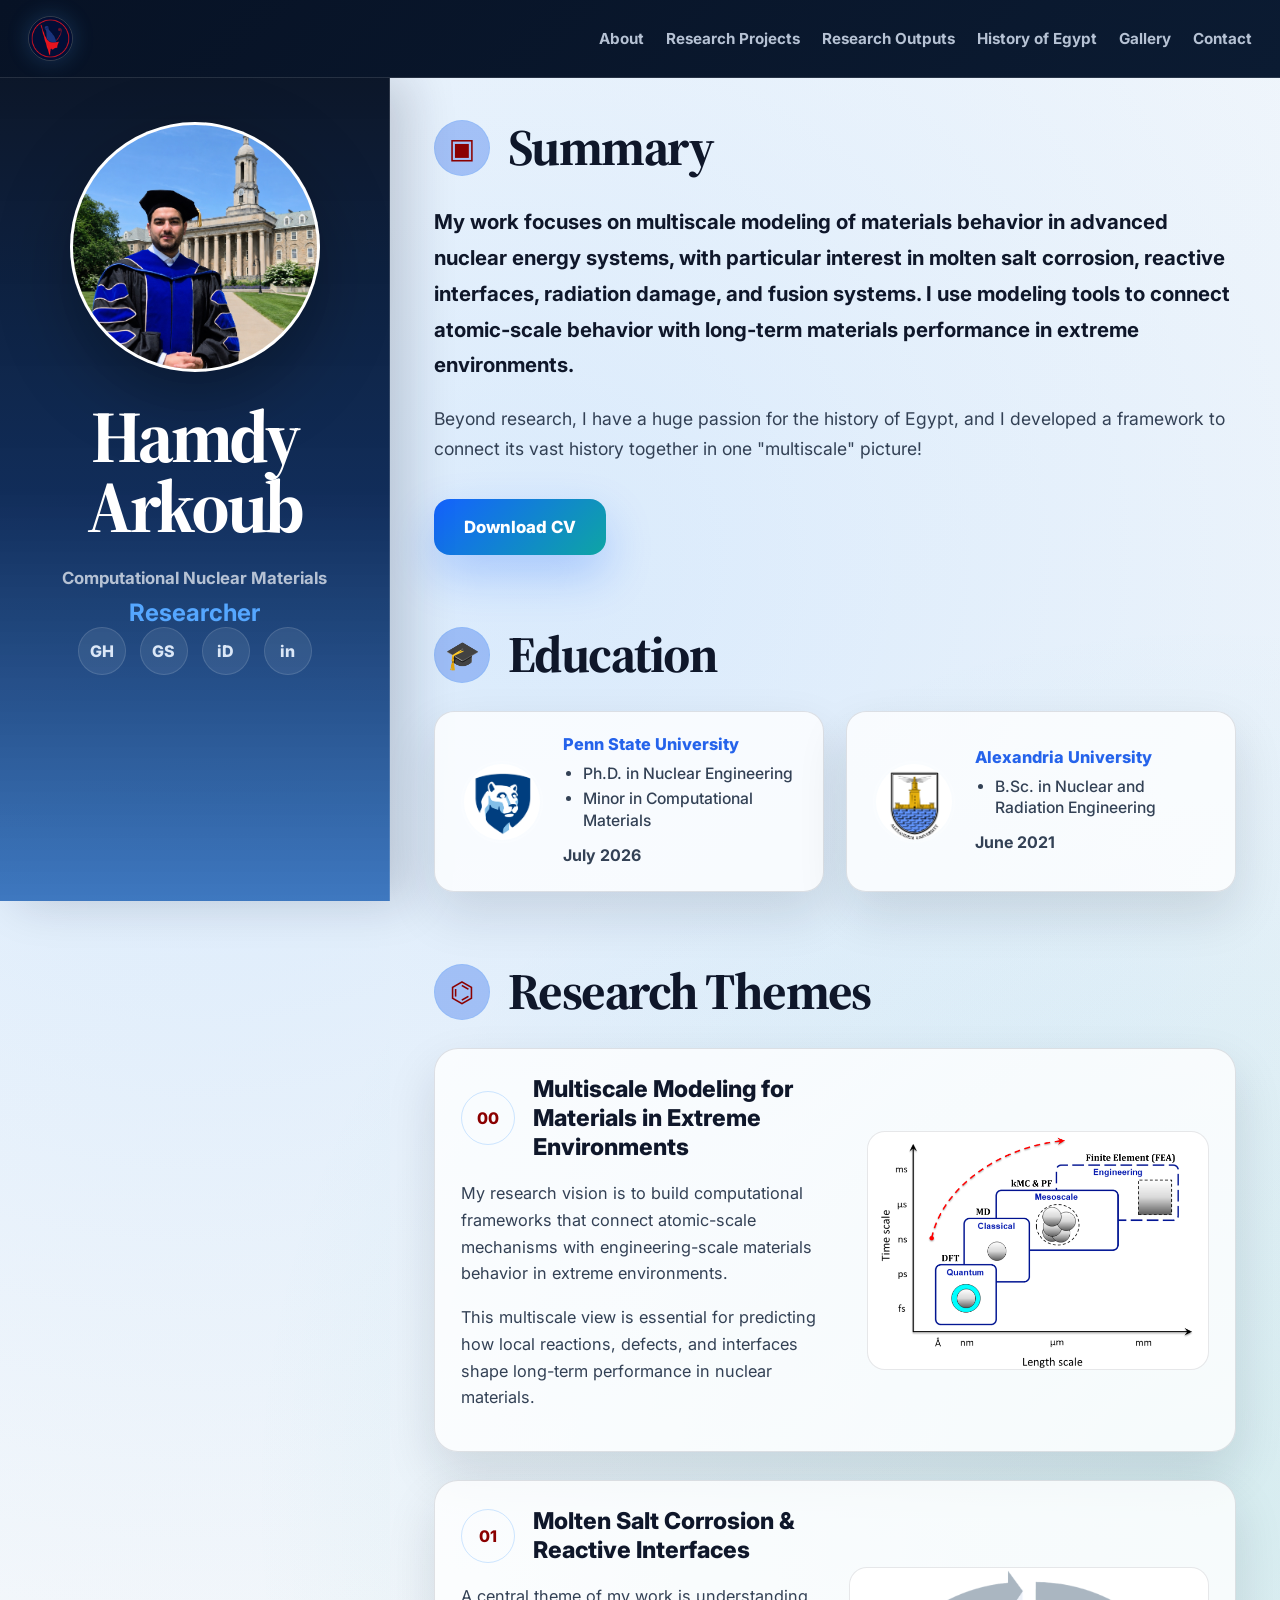
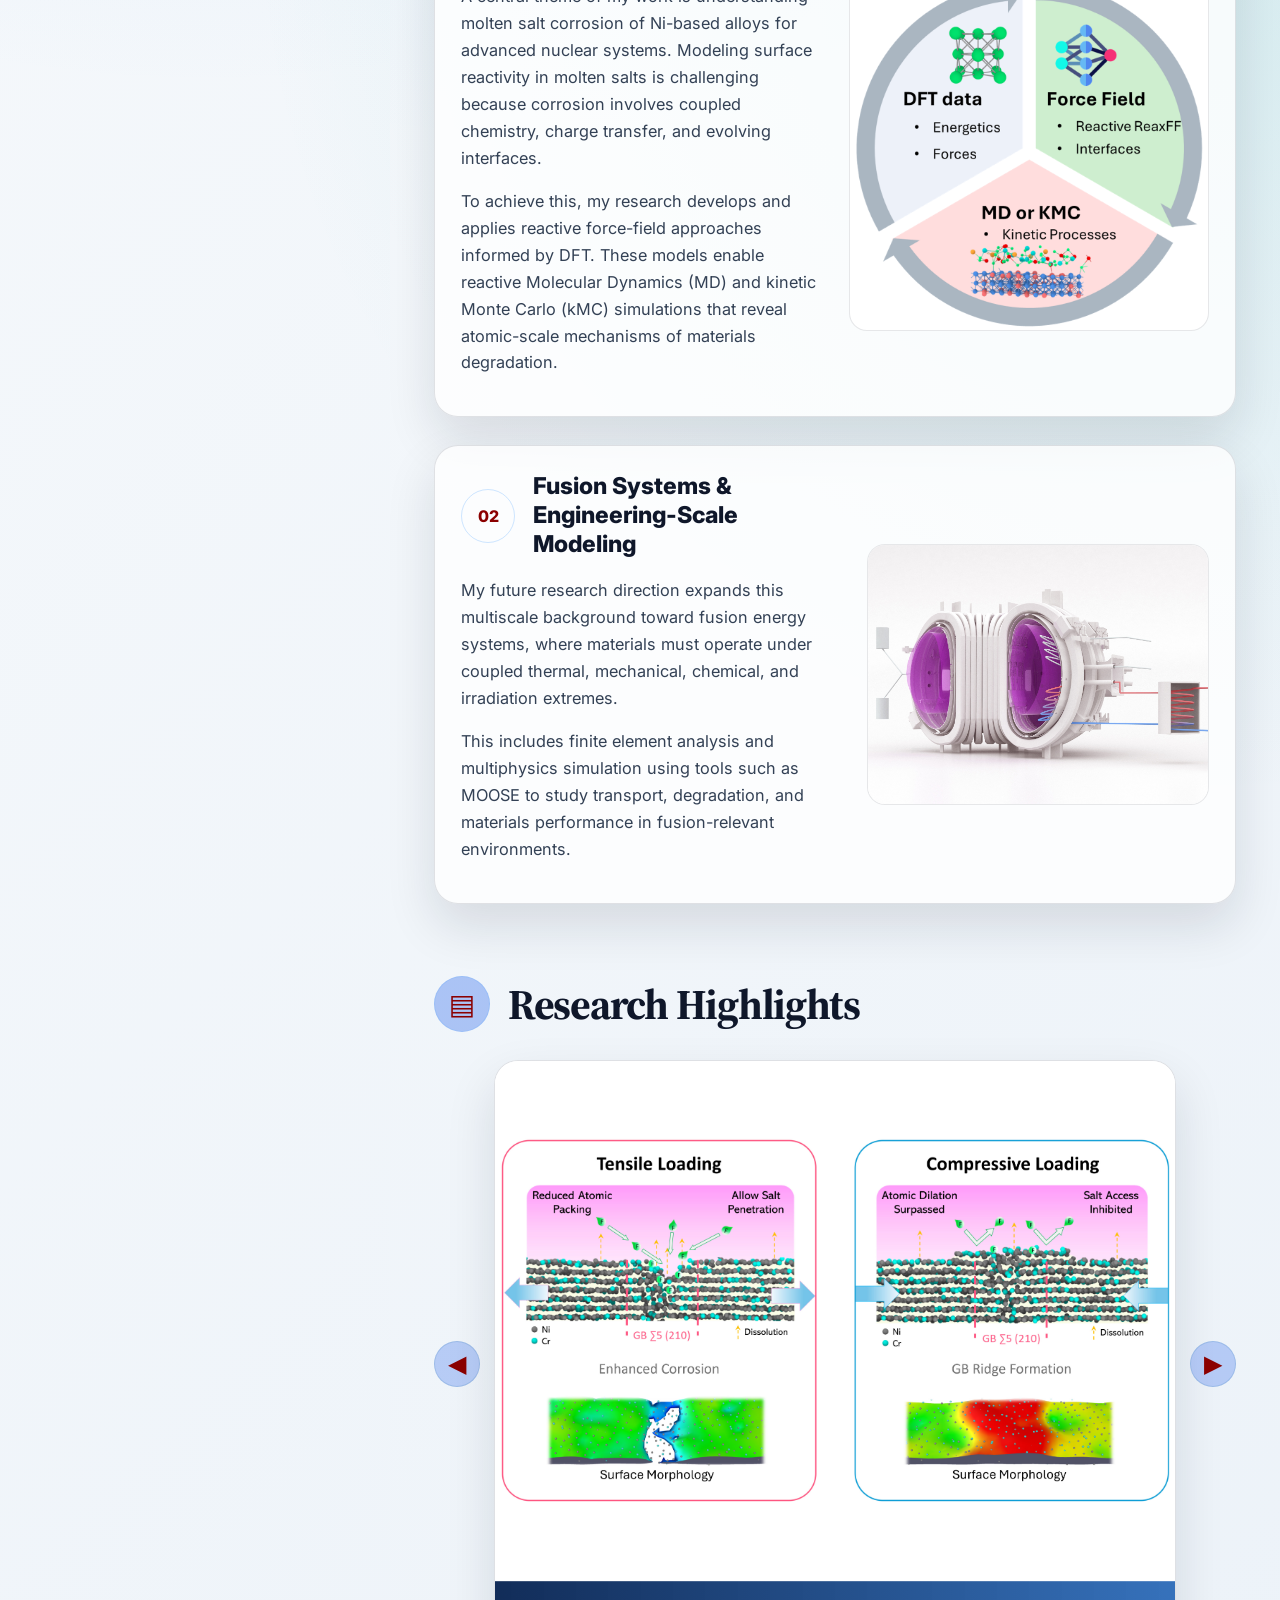
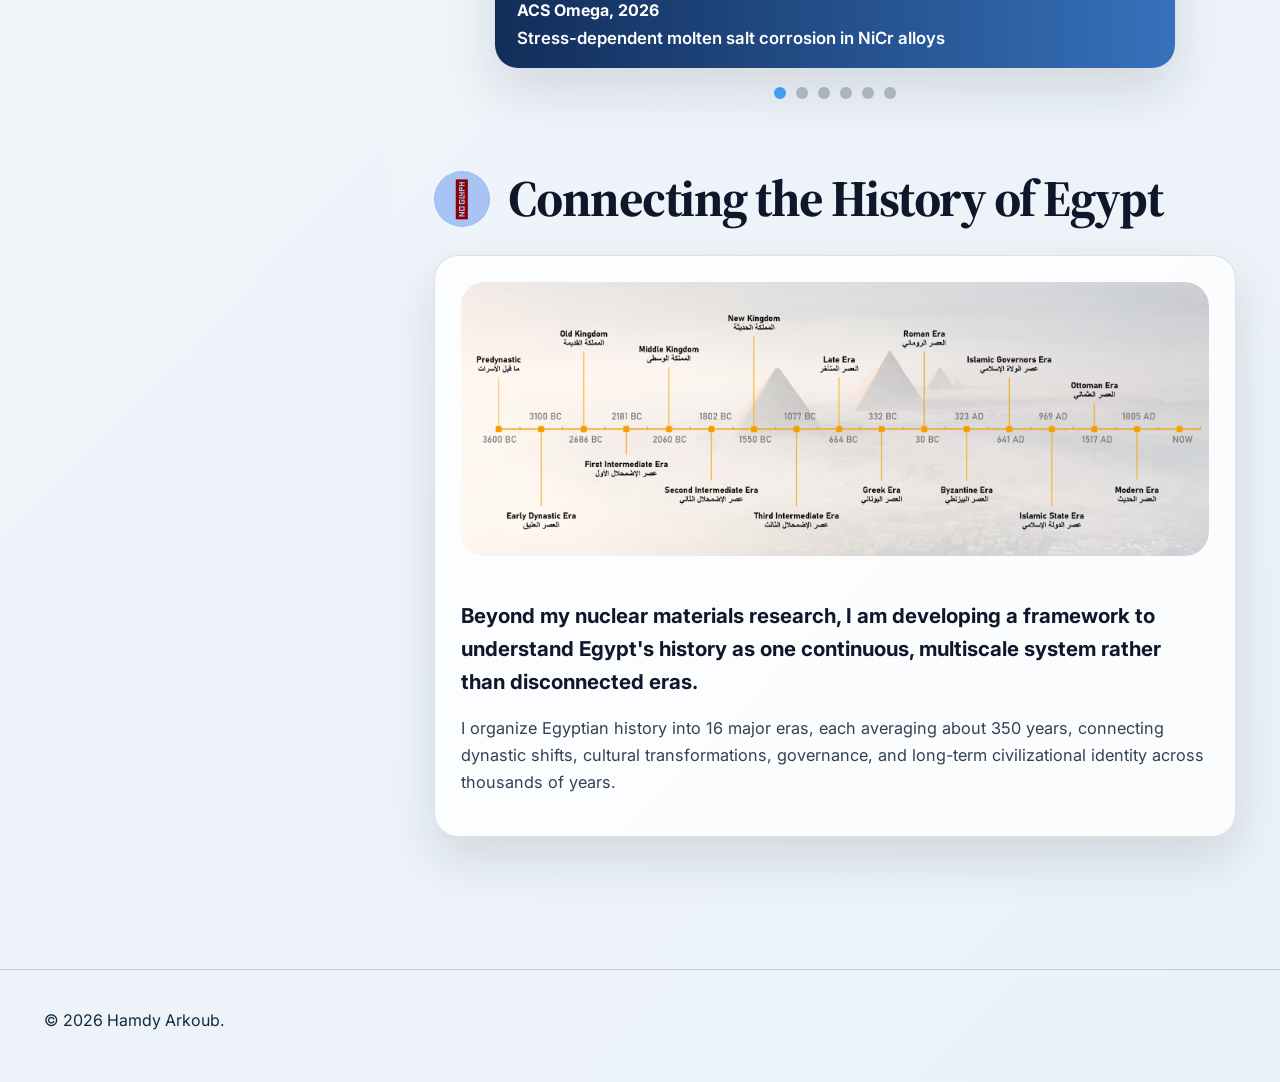
<file: index.html>
<!DOCTYPE html>
<html lang="en">
<head>
  <meta charset="UTF-8" />
  <meta name="viewport" content="width=device-width, initial-scale=1.0" />
  <title>Hamdy Arkoub | Computational Nuclear Materials Researcher</title>
  <meta name="description" content="Personal academic website of Hamdy Arkoub, computational nuclear materials researcher studying molten salt corrosion, alloy degradation, and multiscale modeling for advanced nuclear systems." />
  <link rel="icon" href="assets/favicon.ico" sizes="any">
  <link rel="icon" type="image/png" sizes="32x32" href="assets/favicon-32x32.png">
  <link rel="icon" type="image/png" sizes="16x16" href="assets/favicon-16x16.png">
  <link rel="apple-touch-icon" href="assets/apple-touch-icon.png">

  <link rel="stylesheet" href="assets/style.css" />

  <link rel="preconnect" href="https://fonts.googleapis.com">
  <link rel="preconnect" href="https://fonts.gstatic.com" crossorigin>
  <link href="https://fonts.googleapis.com/css2?family=Inter:wght@400;500;600;700;800&family=Source+Serif+4:wght@600;700;800&display=swap" rel="stylesheet">

  <style>
    body {
      background:
        radial-gradient(circle at 16% 12%, rgba(85, 167, 255, 0.20), transparent 30%),
        radial-gradient(circle at 90% 35%, rgba(14, 165, 164, 0.14), transparent 30%),
        linear-gradient(135deg, #f8fafc, #eaf1f8);
      color: #0f172a;
    }

    .site-header {
      background: linear-gradient(135deg, #071225, #0b1b32);
      border-bottom: 1px solid rgba(255, 255, 255, 0.12);
      backdrop-filter: none;
    }

    .nav-links a {
      color: #b6c2d4;
    }
    
    .nav-links a:hover {
      color: #ffffff;
    }

    .content-panel {
      background:
        radial-gradient(circle at 16% 12%, rgba(85, 167, 255, 0.18), transparent 32%),
        radial-gradient(circle at 92% 35%, rgba(14, 165, 164, 0.12), transparent 32%),
        linear-gradient(135deg, #f8fafc, #eaf1f8);
    }

    .section-heading h2,
    .research-text h3,
    .small-heading h3,
    .education-content p {
      color: #0f172a;
    }

    .section p,
    .research-text p,
    .history-text p,
    .image-caption {
      color: #334155;
    }
  
    .lead,
    .history-text .lead {
      color: #0f172a !important;
    }

    .education-card,
    .research-feature,
    .research-feature.reverse,
    .history-feature,
    .history-feature.history-vertical,
    .slider-window {
      background: rgba(255, 255, 255, 0.78);
      border: 1px solid rgba(15, 23, 42, 0.12);
      box-shadow: 0 22px 50px rgba(15, 23, 42, 0.12);
    }

    .education-content li {
      color: #334155;
    }

    .education-content strong {
      color: #2563eb;
    }

    .research-text strong,
    .history-text strong {
      color: #0f172a;
    }
  
    .research-image,
    .history-image {
      background: rgba(255, 255, 255, 0.96);
      border: 1px solid rgba(15, 23, 42, 0.10);
    }

    .slide-caption {
      background: linear-gradient(90deg, rgba(8, 36, 82, 0.96), rgba(26, 94, 178, 0.88));
      border-top: 1px solid rgba(255, 255, 255, 0.18);
    }

    .slide-caption span,
    .slide-caption strong {
      color: #ffffff;
    }

    .profile-panel {
      background: linear-gradient(180deg, rgba(7, 18, 37, 0.98), rgba(8, 36, 82, 0.96), rgba(26, 94, 178, 0.82));
      border-right: 1px solid rgba(255, 255, 255, 0.14);
      box-shadow: 18px 0 45px rgba(15, 23, 42, 0.18);
    }
    
    .profile-panel h1 {
      color: #ffffff;
    }

    .profile-panel .pronouns {
      color: #b6c2d4;
    }

    .profile-panel h2 {
      color: #55a7ff;
    }
  </style>
</head>
<body>
  <header class="site-header">
    <nav class="nav">
      <a class="logo image-logo" href="index.html" aria-label="Hamdy Arkoub homepage">  
        <img src="assets/nav-icon.png" alt="Hamdy Arkoub logo">
      </a>
      <button class="menu-toggle" aria-label="Open navigation">☰</button>
      <div class="nav-links">
        <a href="#about">About</a>
        <a href="research.html">Research Projects</a>
        <a href="outputs.html">Research Outputs</a>
        <a href="history.html">History of Egypt</a>
        <a href="gallery.html">Gallery</a>
        <a href="contact.html">Contact</a>
      </div>
    </nav>
  </header>
  
  <main id="home" class="layout">
    <aside class="profile-panel">
      <div class="profile-photo-wrap">
        <img class="profile-photo" src="assets/profile.jpg" alt="Hamdy Arkoub" onerror="this.style.display='none'; this.nextElementSibling.style.display='grid';">
        <div class="photo-fallback">HA</div>
      </div>

      <h1>Hamdy<br>Arkoub</h1>
      <p class="pronouns">Computational Nuclear Materials</p>
      <h2>Researcher</h2>
      <h2> </h2>
      <div class="social-links" aria-label="Profile links">
        <a href="https://github.com/HamdyArkoub3" target="_blank" rel="noopener" title="GitHub">GH</a>
        <a href="https://scholar.google.com/citations?user=6HetfTYAAAAJ&hl=en" target="_blank" rel="noopener" title="Google Scholar">GS</a>
        <a href="https://orcid.org/0000-0002-3512-9491" target="_blank" rel="noopener" title="ORCID">iD</a>
        <a href="https://www.linkedin.com/in/hamdyarkoub3/" target="_blank" rel="noopener" title="LinkedIn">in</a>
      </div>
    </aside>

    <section class="content-panel">
      
      <section id="about" class="section intro-section">
        <div class="section-heading">
          <span class="icon">▣</span>
          <h2>Summary</h2>
        </div>
        <p class="lead">
          My work focuses on multiscale modeling of materials behavior in advanced nuclear energy systems, with particular interest in molten salt corrosion, reactive interfaces, radiation damage, and fusion systems. I use modeling tools to connect atomic-scale behavior with long-term materials performance in extreme environments.
        </p>
        <p>
          Beyond research, I have a huge passion for the history of Egypt, and I developed a framework to connect its vast history together in one "multiscale" picture!
        </p>
        <div class="action-row">
          <a class="button primary" href="Hamdy_Arkoub_CV.pdf" target="_blank" rel="noopener">Download CV</a>
        </div>
      </section>

      <section class="section news-section" id="education">
        <div class="section-heading">
          <span class="icon">🎓</span>
          <h2>Education</h2>
        </div>
        <div class="education-grid">
          <article class="education-card">
            <img class="school-logo" src="assets/pennstate.png" alt="Penn State University logo">
            <div class="education-content">
              <strong>Penn State University</strong>              
              <ul>
                <li>Ph.D. in Nuclear Engineering</li>
                <li>Minor in Computational Materials</li>
              </ul>
              <p>July 2026</p>   
            </div>
          </article>
          <article class="education-card">
            <img class="school-logo" src="assets/alexandria.png" alt="Alexandria University logo">
            <div class="education-content">
              <strong>Alexandria University</strong>
              <ul>
                <li>B.Sc. in Nuclear and Radiation Engineering</li>
              </ul>
              <p>June 2021</p>
            </div>
          </article>
        </div>
      </section>

      <section id="research" class="section">
        <div class="section-heading">
          <span class="icon">⌬</span>
          <h2>Research Themes</h2>
        </div>
        <div class="research-feature">
          <div class="research-text">
            <div class="research-title-row">
              <span class="card-icon">00</span>
              <h3>Multiscale Modeling for Materials in Extreme Environments</h3>
            </div>
            <p>
              My research vision is to build computational frameworks that connect atomic-scale mechanisms with engineering-scale materials behavior in extreme environments.
            </p>
            <p>
              This multiscale view is essential for predicting how local reactions, defects, and interfaces shape long-term performance in nuclear materials.
            </p>            
          </div>
          <div class="research-image">
            <img src="assets/theme.png" alt="Multiscale modeling framework from DFT to MD, kMC, phase field, and finite element analysis">
          </div>
        </div>
        <div class="research-feature reverse">
          <div class="research-text">
            <div class="research-title-row">
              <span class="card-icon">01</span>
              <h3>Molten Salt Corrosion & Reactive Interfaces</h3>
            </div>
            <p>
              A central theme of my work is understanding molten salt corrosion of Ni-based alloys for advanced nuclear systems. Modeling surface reactivity in molten salts is challenging because corrosion involves coupled chemistry, charge transfer, and evolving interfaces.
            </p>
            <p>
              To achieve this, my research develops and applies reactive force-field approaches informed by DFT. These models enable reactive Molecular Dynamics (MD) and kinetic Monte Carlo (kMC) simulations that reveal atomic-scale mechanisms of materials degradation.
            </p>
          </div>
          <div class="research-image">
            <img src="assets/reactivity.png" alt="Reactive modeling workflow connecting DFT data, force fields, molecular dynamics, and kinetic Monte Carlo">
          </div>
        </div>
        <div class="research-feature">
          <div class="research-text">
            <div class="research-title-row">
              <span class="card-icon">02</span>
              <h3>Fusion Systems & Engineering-Scale Modeling</h3>
            </div>
            <p>
              My future research direction expands this multiscale background toward fusion energy systems, where materials must operate under coupled thermal, mechanical, chemical, and irradiation extremes.
            </p>
            <p>
              This includes finite element analysis and multiphysics simulation using tools such as MOOSE to study transport, degradation, and materials performance in fusion-relevant environments.
            </p>
          </div>
          <div class="research-image">
            <img src="assets/fusion.jpg" alt="Fusion energy system">
          </div>
        </div>
      </section>
      
      <section id="publications" class="section">
        <div class="section-heading">
          <span class="icon">▤</span>
          <h2>Research Highlights</h2>
        </div>
        <div class="publication-slider">
          <button class="slider-btn prev" aria-label="Previous publication">◀</button>
          <div class="slider-window">
            <div class="slider-track">
              <a class="slide" href="https://doi.org/10.1021/acsomega.6c03055" target="_blank" rel="noopener">
                <img src="assets/publications/acs-omega-2026.jpg" alt="Graphical abstract for ACS Omega 2026 paper">
                <div class="slide-caption">
                  <strong>ACS Omega, 2026</strong>
                  <span>Stress-dependent molten salt corrosion in NiCr alloys</span>
                </div>
              </a>
              <a class="slide" href="https://doi.org/10.1016/j.corsci.2026.113960" target="_blank" rel="noopener">
                <img src="assets/publications/corrosion-science-2026.jpg" alt="Graphical abstract for Corrosion Science 2026 paper">
                <div class="slide-caption">
                  <strong>Corrosion Science, 2026</strong>
                  <span>Percolating corrosion pathways in chemically ordered NiCr alloys</span>
                </div>
              </a>
              <a class="slide" href="https://doi.org/10.1021/acsami.5c06557" target="_blank" rel="noopener">
                <img src="assets/publications/acs-ami-2025.jpg" alt="Graphical abstract for ACS Applied Materials and Interfaces 2025 paper">
                <div class="slide-caption">
                  <strong>ACS Applied Materials & Interfaces, 2025</strong>
                  <span>Surface orientation-dependent corrosion of NiCr in molten FLiNaK</span>
                </div>
              </a>
              <a class="slide" href="https://doi.org/10.1016/j.commatsci.2025.113903" target="_blank" rel="noopener">
                <img src="assets/publications/cms-2025.jpg" alt="Graphical abstract for Computational Materials Science 2025 paper">
                <div class="slide-caption">
                  <strong>Computational Materials Science, 2025</strong>
                  <span>Grain boundary effects on fluorine-induced corrosion</span>
                </div>
              </a>
              <a class="slide" href="https://doi.org/10.1016/j.apsusc.2024.159627" target="_blank" rel="noopener">
                <img src="assets/publications/applied-surface-science-2024.jpg" alt="Graphical abstract for Applied Surface Science 2024 paper">
                <div class="slide-caption">
                  <strong>Applied Surface Science, 2024</strong>
                  <span>Reactive force field modeling of NiCr corrosion in FLiNaK</span>
                </div>
              </a>
              <a class="slide" href="https://doi.org/10.1016/j.scriptamat.2023.115373" target="_blank" rel="noopener">
                <img src="assets/publications/scripta-2023.jpg" alt="Graphical abstract for Scripta Materialia 2023 paper">
                <div class="slide-caption">
                  <strong>Scripta Materialia, 2023</strong>
                  <span>Chemical short-range order and radiation damage in Fe-Ni-Cr alloys</span>
                </div>
              </a>
            </div>
          </div>
          <button class="slider-btn next" aria-label="Next publication">▶</button>
        </div>
        <div class="slider-dots" aria-label="Publication slider dots"></div>
      </section>

      <section id="history" class="section">
        <div class="section-heading">
          <span class="icon eye-icon">𓂀</span>
          <h2>Connecting the History of Egypt</h2>
        </div>
        <div class="history-feature history-vertical">
          <div class="history-image">
            <img src="assets/history.png" alt="Timeline of Egyptian history from ancient Egypt to the modern era">
          </div>
          <div class="history-text">
            <p class="lead">
              Beyond my nuclear materials research, I am developing a framework to understand Egypt's history as one continuous, multiscale system rather than disconnected eras.
            </p>
            <p>
              I organize Egyptian history into 16 major eras, each averaging about 350 years, connecting dynastic shifts, cultural transformations, governance, and long-term civilizational identity across thousands of years.
            </p>
          </div>
        </div>
      </section>
      
    </section>
  </main>

  <footer class="footer">
    <p>© <span id="year"></span> Hamdy Arkoub.</p>
  </footer>

  <script src="assets/script.js"></script>
</body>
</html>
</file>
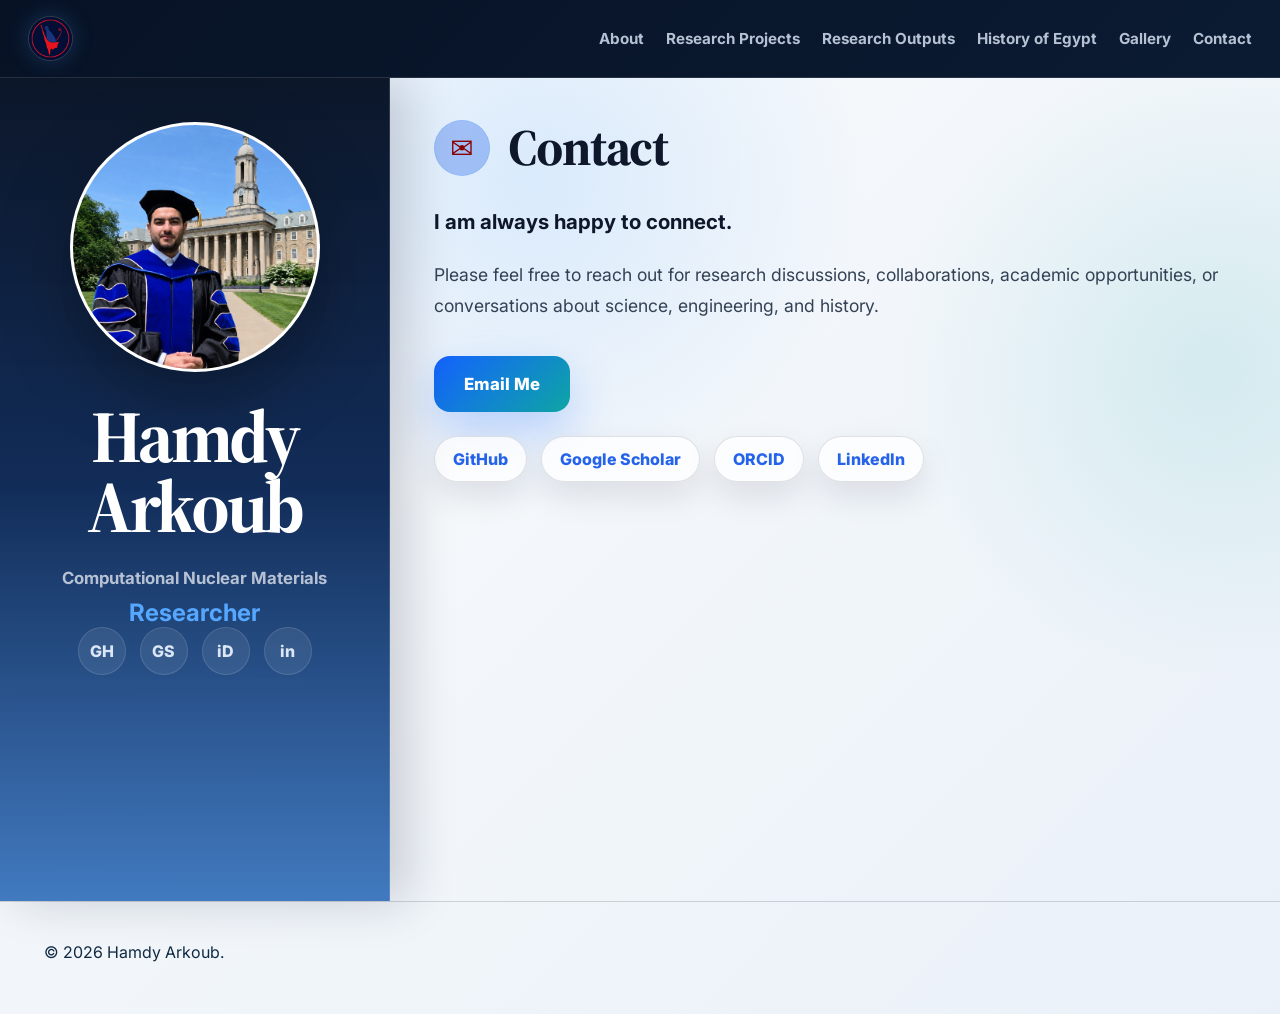
<file: contact.html>
<!DOCTYPE html>
<html lang="en">
<head>
  <meta charset="UTF-8" />
  <meta name="viewport" content="width=device-width, initial-scale=1.0" />

  <title>Contact | Hamdy Arkoub</title>
  <meta name="description" content="Contact Hamdy Arkoub for computational nuclear materials research, molten salt corrosion, advanced nuclear energy systems, and history." />

  <link rel="icon" href="assets/favicon.ico" sizes="any">
  <link rel="icon" type="image/png" sizes="32x32" href="assets/favicon-32x32.png">
  <link rel="icon" type="image/png" sizes="16x16" href="assets/favicon-16x16.png">
  <link rel="apple-touch-icon" href="assets/apple-touch-icon.png">

  <link rel="stylesheet" href="assets/style.css" />

  <link rel="preconnect" href="https://fonts.googleapis.com">
  <link rel="preconnect" href="https://fonts.gstatic.com" crossorigin>
  <link href="https://fonts.googleapis.com/css2?family=Inter:wght@400;500;600;700;800&family=Source+Serif+4:wght@600;700;800&display=swap" rel="stylesheet">
  <style>
    body {
      background:
        radial-gradient(circle at 16% 12%, rgba(85, 167, 255, 0.20), transparent 30%),
        radial-gradient(circle at 90% 35%, rgba(14, 165, 164, 0.14), transparent 30%),
        linear-gradient(135deg, #f8fafc, #eaf1f8);
      color: #0f172a;
    }

    .site-header {
      background: linear-gradient(135deg, #071225, #0b1b32);
      border-bottom: 1px solid rgba(255, 255, 255, 0.12);
      backdrop-filter: none;
    }

    .nav-links a {
      color: #b6c2d4;
    }

    .nav-links a:hover {
      color: #ffffff;
    }

    .content-panel {
      background:
        radial-gradient(circle at 16% 12%, rgba(85, 167, 255, 0.18), transparent 32%),
        radial-gradient(circle at 92% 35%, rgba(14, 165, 164, 0.12), transparent 32%),
        linear-gradient(135deg, #f8fafc, #eaf1f8);
    }

    .section-heading h2 {
      color: #0f172a;
    }

    .section p {
      color: #334155;
    }

    .lead {
      color: #0f172a !important;
    }

    .contact-links a {
      background: rgba(255, 255, 255, 0.78);
      border: 1px solid rgba(15, 23, 42, 0.12);
      color: #2563eb;
      box-shadow: 0 14px 32px rgba(15, 23, 42, 0.10);
    }

    .contact-links a:hover {
      background: rgba(255, 255, 255, 0.96);
      color: #0f172a;
    }

    .profile-panel {
      background: linear-gradient(180deg, rgba(7, 18, 37, 0.98), rgba(8, 36, 82, 0.96), rgba(26, 94, 178, 0.82));
      border-right: 1px solid rgba(255, 255, 255, 0.14);
      box-shadow: 18px 0 45px rgba(15, 23, 42, 0.18);
    }
    
    .profile-panel h1 {
      color: #ffffff;
    }

    .profile-panel .pronouns {
      color: #b6c2d4;
    }

    .profile-panel h2 {
      color: #55a7ff;
    }
    
  </style>
</head>

<body>
  <header class="site-header">
    <nav class="nav">
      <a class="logo image-logo" href="index.html" aria-label="Hamdy Arkoub homepage">
        <img src="assets/nav-icon.png" alt="Hamdy Arkoub logo">
      </a>

      <button class="menu-toggle" aria-label="Open navigation">☰</button>

      <div class="nav-links">
        <a href="index.html#about">About</a>
        <a href="research.html">Research Projects</a>
        <a href="outputs.html">Research Outputs</a>
        <a href="history.html">History of Egypt</a>
        <a href="gallery.html">Gallery</a>
        <a href="contact.html">Contact</a>
      </div>
    </nav>
  </header>

  <main class="layout">
    <aside class="profile-panel">
      <div class="profile-photo-wrap">
        <img class="profile-photo" src="assets/profile.jpg" alt="Hamdy Arkoub" onerror="this.style.display='none'; this.nextElementSibling.style.display='grid';">
        <div class="photo-fallback">HA</div>
      </div>

      <h1>Hamdy<br>Arkoub</h1>
      <p class="pronouns">Computational Nuclear Materials</p>
      <h2>Researcher</h2>

      <div class="social-links" aria-label="Profile links">
        <a href="https://github.com/HamdyArkoub3" target="_blank" rel="noopener" title="GitHub">GH</a>
        <a href="https://scholar.google.com/citations?user=6HetfTYAAAAJ&hl=en" target="_blank" rel="noopener" title="Google Scholar">GS</a>
        <a href="https://orcid.org/0000-0002-3512-9491" target="_blank" rel="noopener" title="ORCID">iD</a>
        <a href="https://www.linkedin.com/in/hamdyarkoub3/" target="_blank" rel="noopener" title="LinkedIn">in</a>
      </div>
    </aside>

    <section class="content-panel">
      <section class="section intro-section contact-section">
        <div class="section-heading">
          <span class="icon">✉</span>
          <h2>Contact</h2>
        </div>

        <p class="lead">
          I am always happy to connect.
        </p>

        <p>
          Please feel free to reach out for research discussions, collaborations, academic opportunities, or conversations about science, engineering, and history.
        </p>

        <div class="action-row">
          <a class="button primary" href="mailto:hamdy.arkoub@gmail.com?subject=Message from personal website">
            Email Me
          </a>
        </div>
        
        <div class="contact-links">
          <a href="https://github.com/HamdyArkoub3" target="_blank" rel="noopener">GitHub</a>
          <a href="https://scholar.google.com/citations?user=6HetfTYAAAAJ&hl=en" target="_blank" rel="noopener">Google Scholar</a>
          <a href="https://orcid.org/0000-0002-3512-9491" target="_blank" rel="noopener">ORCID</a>
          <a href="https://www.linkedin.com/in/hamdyarkoub3/" target="_blank" rel="noopener">LinkedIn</a>
        </div>
      </section>
    </section>
  </main>
  
  <footer class="footer">
    <p>© <span id="year"></span> Hamdy Arkoub.</p>
  </footer>

  <script src="assets/script.js"></script>
</body>
</html>
</file>
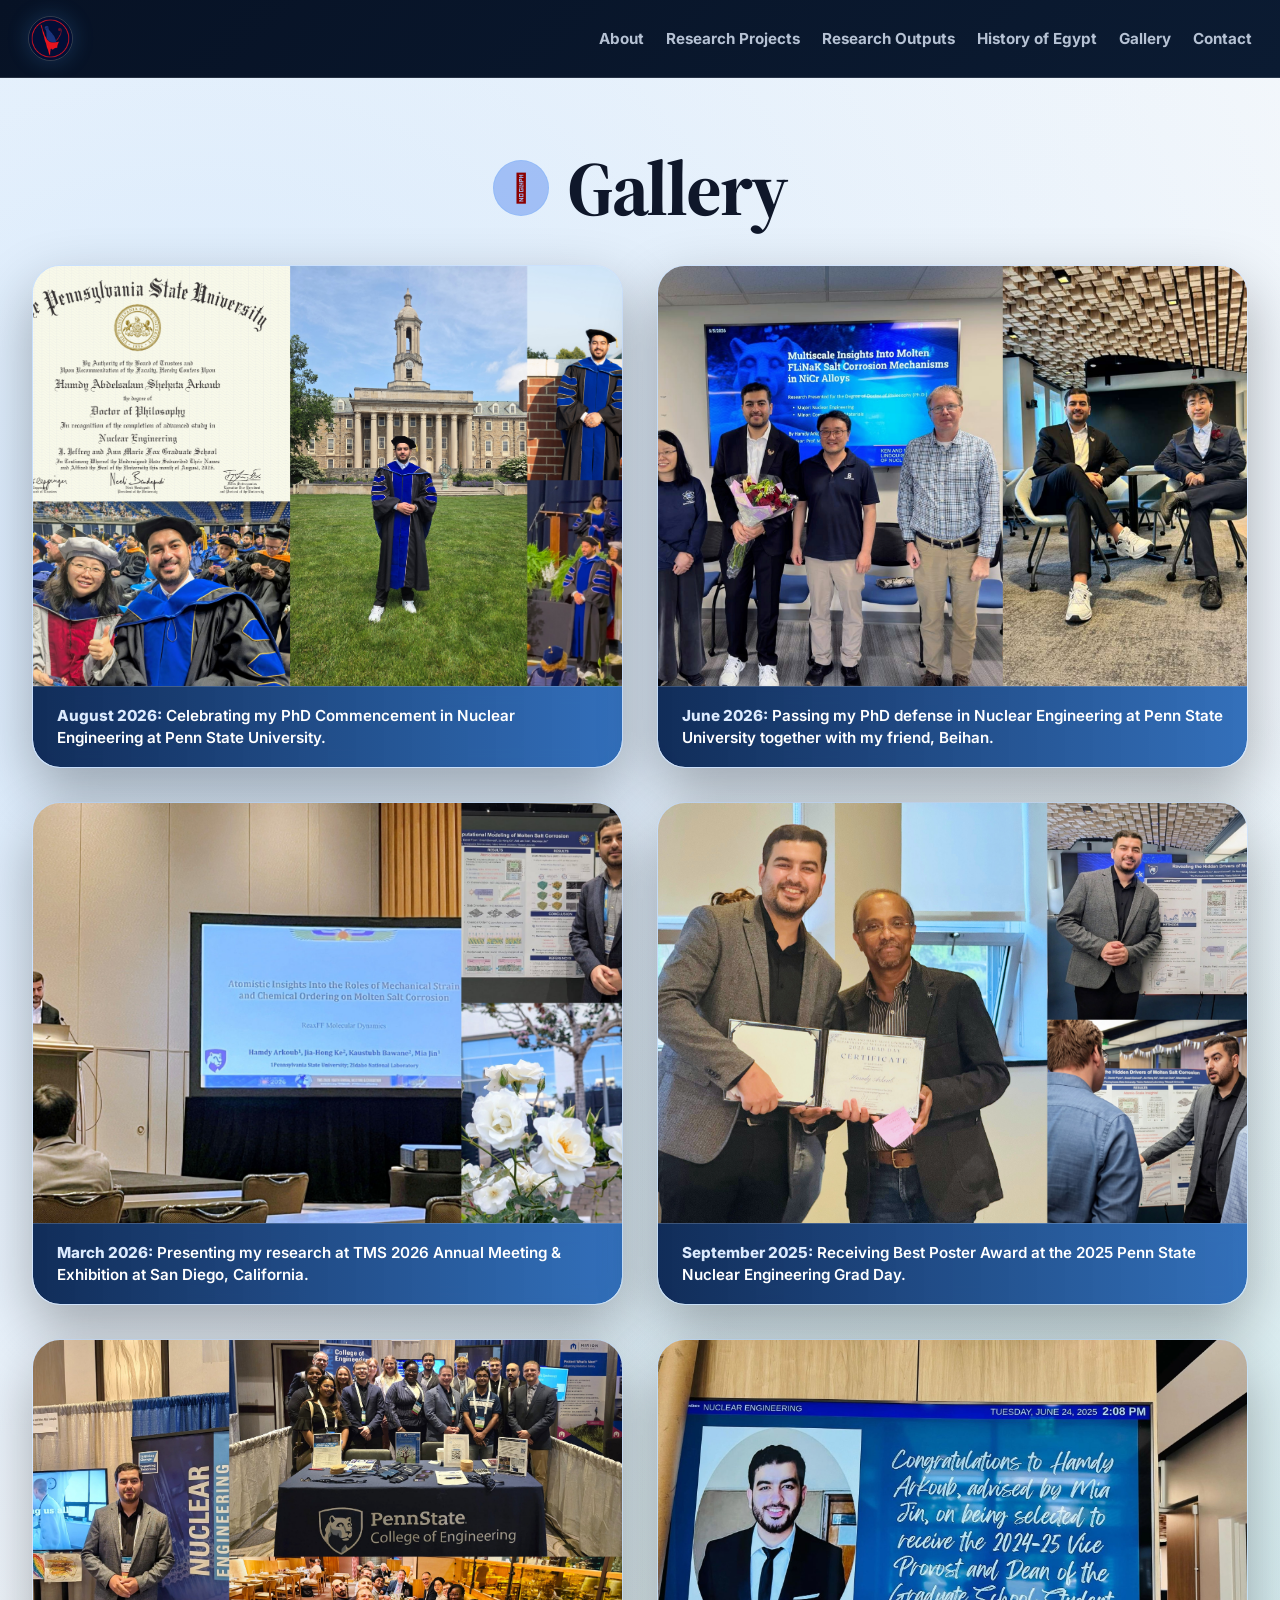
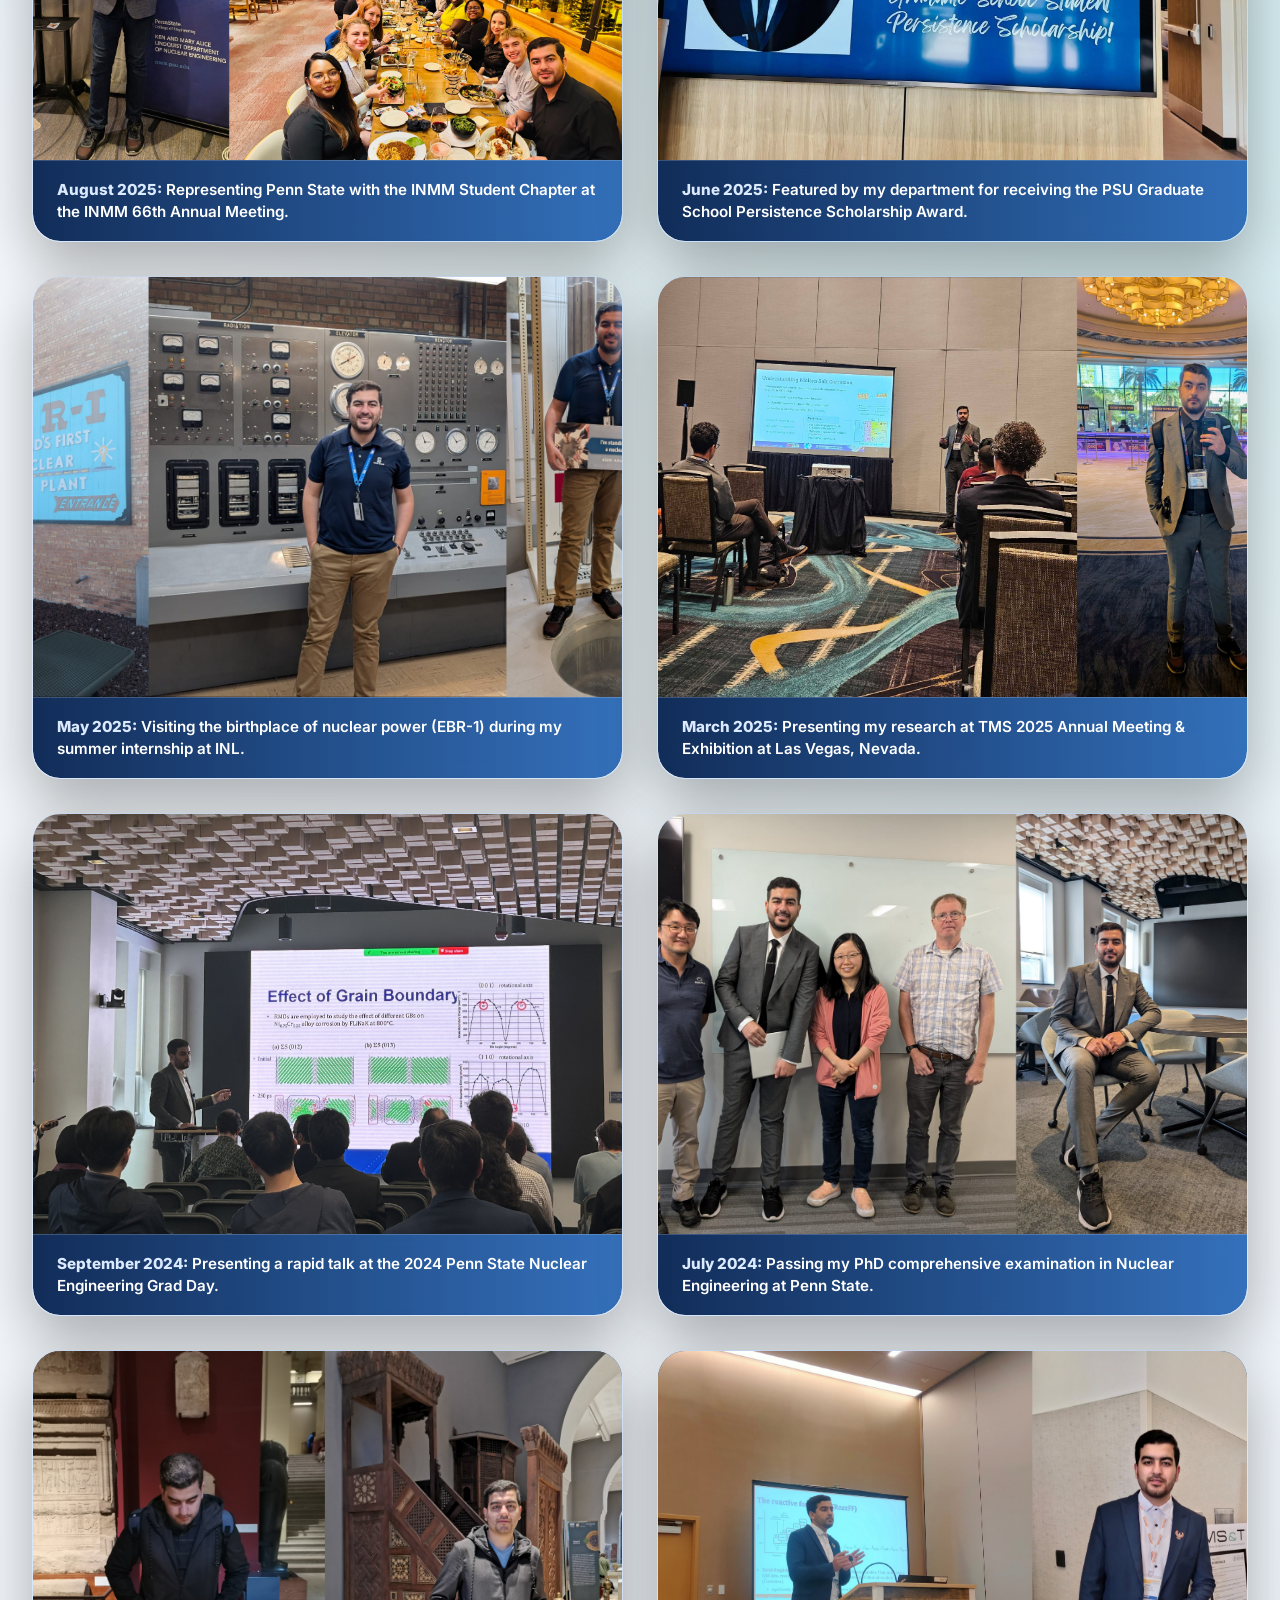
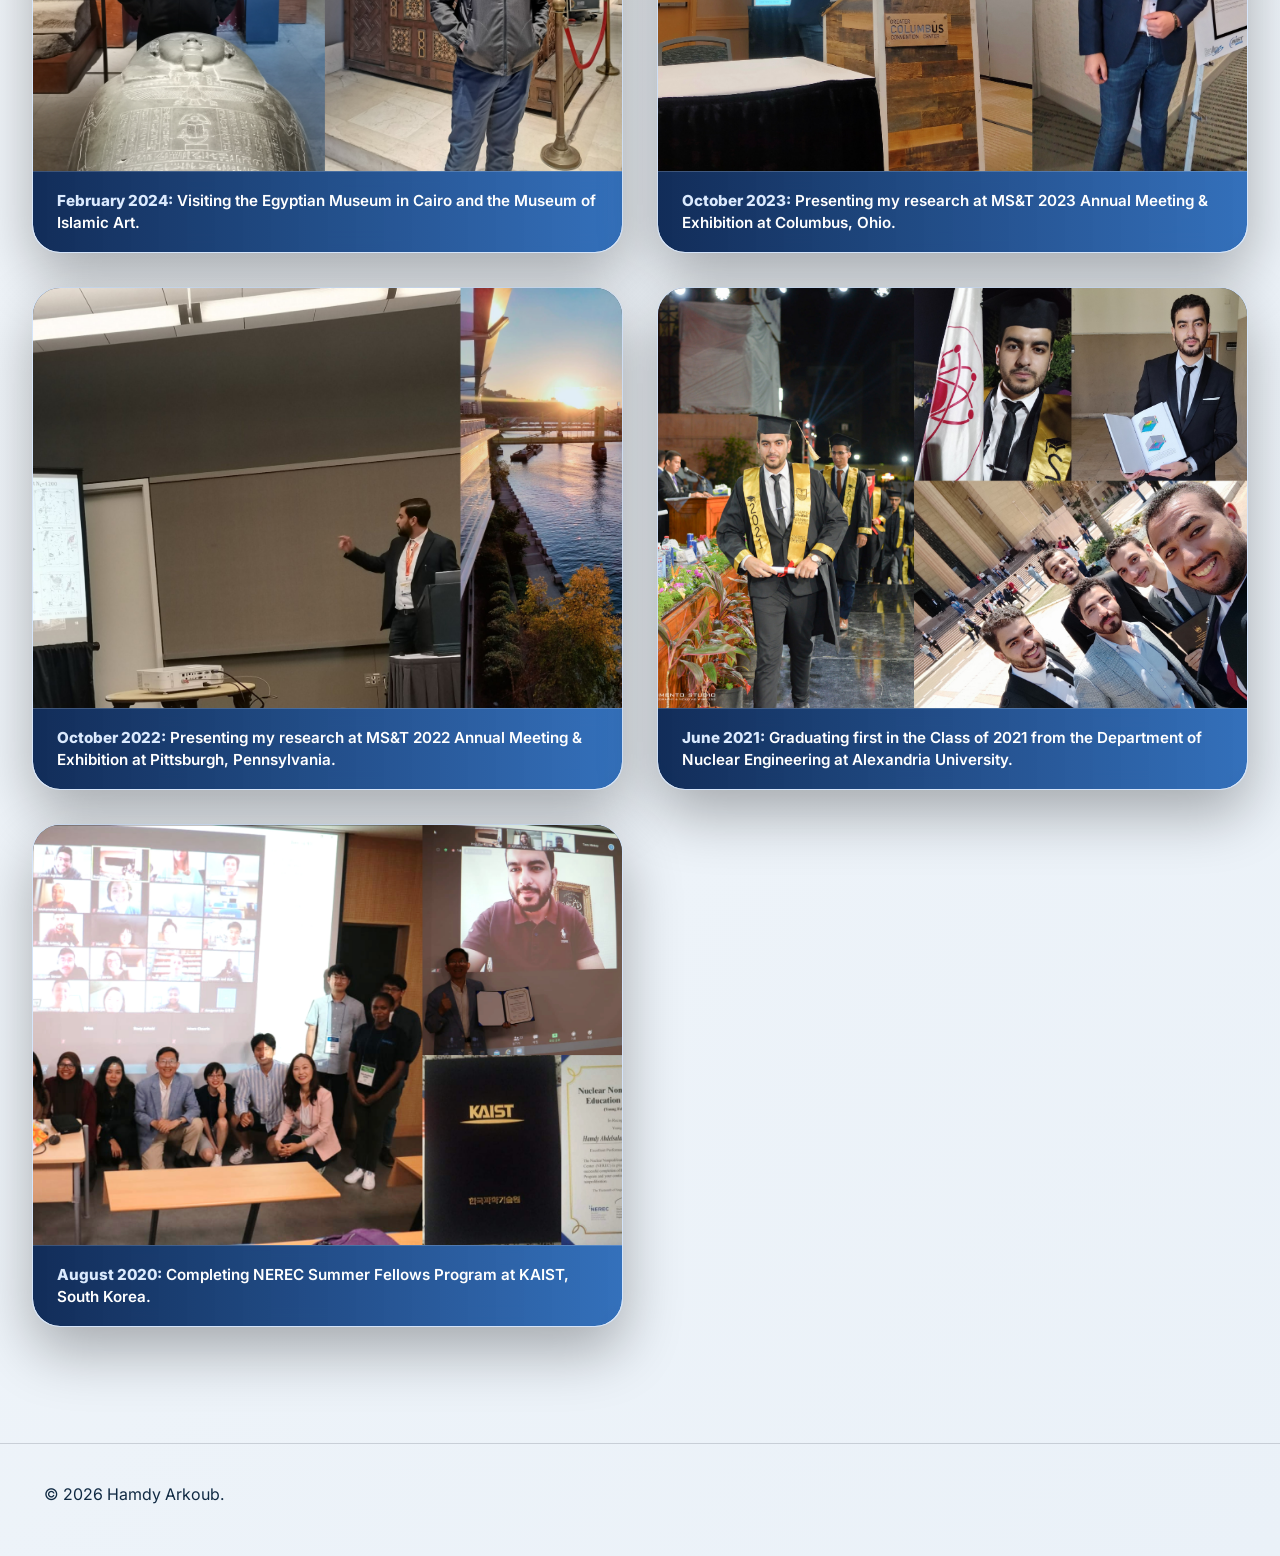
<file: gallery.html>
<!DOCTYPE html>
<html lang="en">
<head>
  <meta charset="UTF-8" />
  <meta name="viewport" content="width=device-width, initial-scale=1.0" />

  <title>Gallery | Hamdy Arkoub</title>
  <meta name="description" content="Gallery of research, academic milestones, conferences, and historical interests of Hamdy Arkoub." />

  <link rel="icon" href="assets/favicon.ico" sizes="any">
  <link rel="icon" type="image/png" sizes="32x32" href="assets/favicon-32x32.png">
  <link rel="icon" type="image/png" sizes="16x16" href="assets/favicon-16x16.png">
  <link rel="apple-touch-icon" href="assets/apple-touch-icon.png">

  <link rel="stylesheet" href="assets/style.css" />

  <link rel="preconnect" href="https://fonts.googleapis.com">
  <link rel="preconnect" href="https://fonts.gstatic.com" crossorigin>
  <link href="https://fonts.googleapis.com/css2?family=Inter:wght@400;500;600;700;800&family=Source+Serif+4:wght@600;700;800&display=swap" rel="stylesheet">


  <style>
    /* Gallery-only page: removes the profile sidebar and gives the gallery the full page width. */
    body {
      background:
        radial-gradient(circle at 16% 12%, rgba(85, 167, 255, 0.20), transparent 30%),
        radial-gradient(circle at 90% 35%, rgba(14, 165, 164, 0.14), transparent 30%),
        linear-gradient(135deg, #f8fafc, #eaf1f8);
      color: #0f172a;
    }

    .site-header {
      background: linear-gradient(135deg, #071225, #0b1b32);
      border-bottom: 1px solid rgba(255, 255, 255, 0.12);
      backdrop-filter: none;
    }
    
    .nav-links a {
      color: #b6c2d4; 
    }

    .nav-links a:hover {
      color: #ffffff;
    }
    
    .gallery-item {
      background: rgba(255, 255, 255, 0.72);
      border: 1px solid rgba(15, 23, 42, 0.12);
      box-shadow: 0 22px 50px rgba(15, 23, 42, 0.14);
    }
    
    .gallery-only-layout {
      width: min(1320px, calc(100% - 64px));
      margin: 0 auto;
      padding: 72px 0 80px;
    }

    .gallery-panel {
      width: 100%;
      max-width: none;
      margin: 0;
      padding: 0;
      background: transparent;
      border: 0;
    }

    .gallery-hero {
      margin-bottom: 36px;
    }

    .gallery-hero .section-heading {
      justify-content: center;
      text-align: center;
      margin-bottom: 38px;
    }

    .gallery-hero .section-heading h2 {
      font-size: clamp(3.2rem, 6vw, 5.2rem);
      line-height: 1;
    }

    .gallery-grid {
      display: grid;
      grid-template-columns: repeat(2, minmax(0, 1fr));
      gap: 34px;
    }

    .gallery-item {
      position: relative;
      margin: 0;
      overflow: hidden;
      border-radius: 28px;
      background: rgba(255, 255, 255, 0.06);
      border: 1px solid rgba(130, 181, 255, 0.24);
      box-shadow: 0 24px 58px rgba(0, 0, 0, 0.30);
    }

    .gallery-item img {
      display: block;
      width: 100%;
      height: 420px;
      object-fit: cover;
      transition: transform 0.35s ease;
    }

    .gallery-item:hover img {
      transform: scale(1.025);
    }

    .gallery-item figcaption {
      padding: 18px 24px;
      color: #ffffff;
      background: linear-gradient(90deg, rgba(8, 36, 82, 0.96), rgba(26, 94, 178, 0.88));
      border-top: 1px solid rgba(255, 255, 255, 0.18);
      backdrop-filter: blur(8px);
    }

    .gallery-item figcaption ul {
      margin: 0;
      padding: 0;
      list-style: none;
    }

    .gallery-item figcaption li {
      margin: 0;
      font-size: clamp(0.95rem, 1.15vw, 1.08rem);
      line-height: 1.45;
      font-weight: 600;
    }

    .gallery-item figcaption strong {
      color: #dbeafe;
      font-weight: 800;
    }

    @media (max-width: 920px) {
      .gallery-only-layout {
        width: min(100% - 32px, 760px);
        padding: 52px 0 64px;
      }

      .gallery-grid {
        grid-template-columns: 1fr;
        gap: 26px;
      }

      .gallery-item img {
        height: 340px;
      }
    }

    @media (max-width: 540px) {
      .gallery-only-layout {
        width: calc(100% - 24px);
      }

      .gallery-hero .section-heading {
        justify-content: flex-start;
        text-align: left;
      }

      .gallery-item img {
        height: 270px;
      }

      .gallery-item figcaption {
        position: relative;
        background: rgba(8, 36, 82, 0.98);
      }
    }
  </style>
</head>

<body>
  <header class="site-header">
    <nav class="nav">
      <a class="logo image-logo" href="index.html" aria-label="Hamdy Arkoub homepage">
        <img src="assets/nav-icon.png" alt="Hamdy Arkoub logo">
      </a>

      <button class="menu-toggle" aria-label="Open navigation">☰</button>

      <div class="nav-links">
        <a href="index.html#about">About</a>
        <a href="research.html">Research Projects</a>
        <a href="outputs.html">Research Outputs</a>
        <a href="history.html">History of Egypt</a>
        <a href="gallery.html">Gallery</a>
        <a href="contact.html">Contact</a>
      </div>
    </nav>
  </header>

  <main class="gallery-only-layout">
    <section class="content-panel gallery-panel">
      <section class="section intro-section gallery-hero">
        <div class="section-heading">
          <span class="icon">𓇼</span>
          <h2>Gallery</h2>
        </div>
        
        <div class="gallery-grid">
          <figure class="gallery-item">
            <img src="assets/gallery/graduation.jpg" alt="Academic milestone photo">
            <figcaption>
              <ul>
                <li><strong>August 2026:</strong> Celebrating my PhD Commencement in Nuclear Engineering at Penn State University.</li>
              </ul>
          </figcaption>
          </figure>
          
          <figure class="gallery-item">
            <img src="assets/gallery/defense.jpg" alt="Academic milestone photo">
            <figcaption>
              <ul>
                <li><strong>June 2026:</strong> Passing my PhD defense in Nuclear Engineering at Penn State University together with my friend, Beihan.</li>
              </ul>
          </figcaption>
          </figure>

          <figure class="gallery-item">
            <img src="assets/gallery/conference-tms2026.jpg" alt="Conference photo">
            <figcaption>
              <ul>
                <li><strong>March 2026:</strong> Presenting my research at TMS 2026 Annual Meeting & Exhibition at San Diego, California.</li>
              </ul>
          </figcaption>
          </figure>           
          
          <figure class="gallery-item">
            <img src="assets/gallery/research-1.jpg" alt="Academic milestone photo">
            <figcaption>
              <ul>
                <li><strong>September 2025:</strong> Receiving Best Poster Award at the 2025 Penn State Nuclear Engineering Grad Day.</li>
              </ul>
          </figcaption>
          </figure>

          <figure class="gallery-item">
            <img src="assets/gallery/inmm-2025.jpg" alt="Academic milestone photo">
            <figcaption>
              <ul>
                <li><strong>August 2025:</strong> Representing Penn State with the INMM Student Chapter at the INMM 66th Annual Meeting.</li>
              </ul>
          </figcaption>
          </figure>
          
          <figure class="gallery-item">
            <img src="assets/gallery/scholarship.jpg" alt="Academic milestone photo">
            <figcaption>
              <ul>
                <li><strong>June 2025:</strong> Featured by my department for receiving the PSU Graduate School Persistence Scholarship Award.</li>
              </ul>
          </figcaption>
          </figure>

          <figure class="gallery-item">
            <img src="assets/gallery/ebr-i.jpg" alt="Academic milestone photo">
            <figcaption>
              <ul>
                <li><strong>May 2025:</strong> Visiting the birthplace of nuclear power (EBR-1) during my summer internship at INL.</li>
              </ul>
          </figcaption>
          </figure>

          <figure class="gallery-item">
            <img src="assets/gallery/conference-tms2025.jpg" alt="Academic milestone photo">
            <figcaption>
              <ul>
                <li><strong>March 2025:</strong> Presenting my research at TMS 2025 Annual Meeting & Exhibition at Las Vegas, Nevada.</li>
              </ul>
          </figcaption>
          </figure>

          <figure class="gallery-item">
            <img src="assets/gallery/grad2024.jpg" alt="History and civilizations photo">
            <figcaption>
              <ul>
                <li><strong>September 2024:</strong> Presenting a rapid talk at the 2024 Penn State Nuclear Engineering Grad Day.</li>
              </ul>
          </figcaption>
          </figure>

          <figure class="gallery-item">
            <img src="assets/gallery/comp.jpg" alt="History and civilizations photo">
            <figcaption>
              <ul>
                <li><strong>July 2024:</strong> Passing my PhD comprehensive examination in Nuclear Engineering at Penn State.</li>
              </ul>
          </figcaption>
          </figure>
          
          <figure class="gallery-item">
            <img src="assets/gallery/history-1.jpg" alt="History and civilizations photo">
            <figcaption>
              <ul>
                <li><strong>February 2024:</strong> Visiting the Egyptian Museum in Cairo and the Museum of Islamic Art.</li>
              </ul>
          </figcaption>
          </figure>
          
          <figure class="gallery-item">
            <img src="assets/gallery/conference-1.jpg" alt="Conference photo">
            <figcaption>
              <ul>
                <li><strong>October 2023:</strong> Presenting my research at MS&T 2023 Annual Meeting & Exhibition at Columbus, Ohio.</li>
              </ul>
          </figcaption>
          </figure>
          
          <figure class="gallery-item">
            <img src="assets/gallery/conference-mst2022.jpg" alt="Conference photo">
            <figcaption>
              <ul>
                <li><strong>October 2022:</strong> Presenting my research at MS&T 2022 Annual Meeting & Exhibition at Pittsburgh, Pennsylvania.</li>
              </ul>
          </figcaption>
          </figure>  

          <figure class="gallery-item">
            <img src="assets/gallery/alex-2021.jpg" alt="Conference photo">
            <figcaption>
              <ul>
                <li><strong>June 2021:</strong> Graduating first in the Class of 2021 from the Department of Nuclear Engineering at Alexandria University.</li>
              </ul>
          </figcaption>
          </figure>  
          
          <figure class="gallery-item">
            <img src="assets/gallery/kaist.jpg" alt="Conference photo">
            <figcaption>
              <ul>
                <li><strong>August 2020:</strong> Completing NEREC Summer Fellows Program at KAIST, South Korea.</li>
              </ul>
          </figcaption>
          </figure>  
          
        </div>
      </section>
    </section>
  </main>

  <footer class="footer">
    <p>© <span id="year"></span> Hamdy Arkoub.</p>
  </footer>

  <script src="assets/script.js"></script>
</body>
</html>
</file>
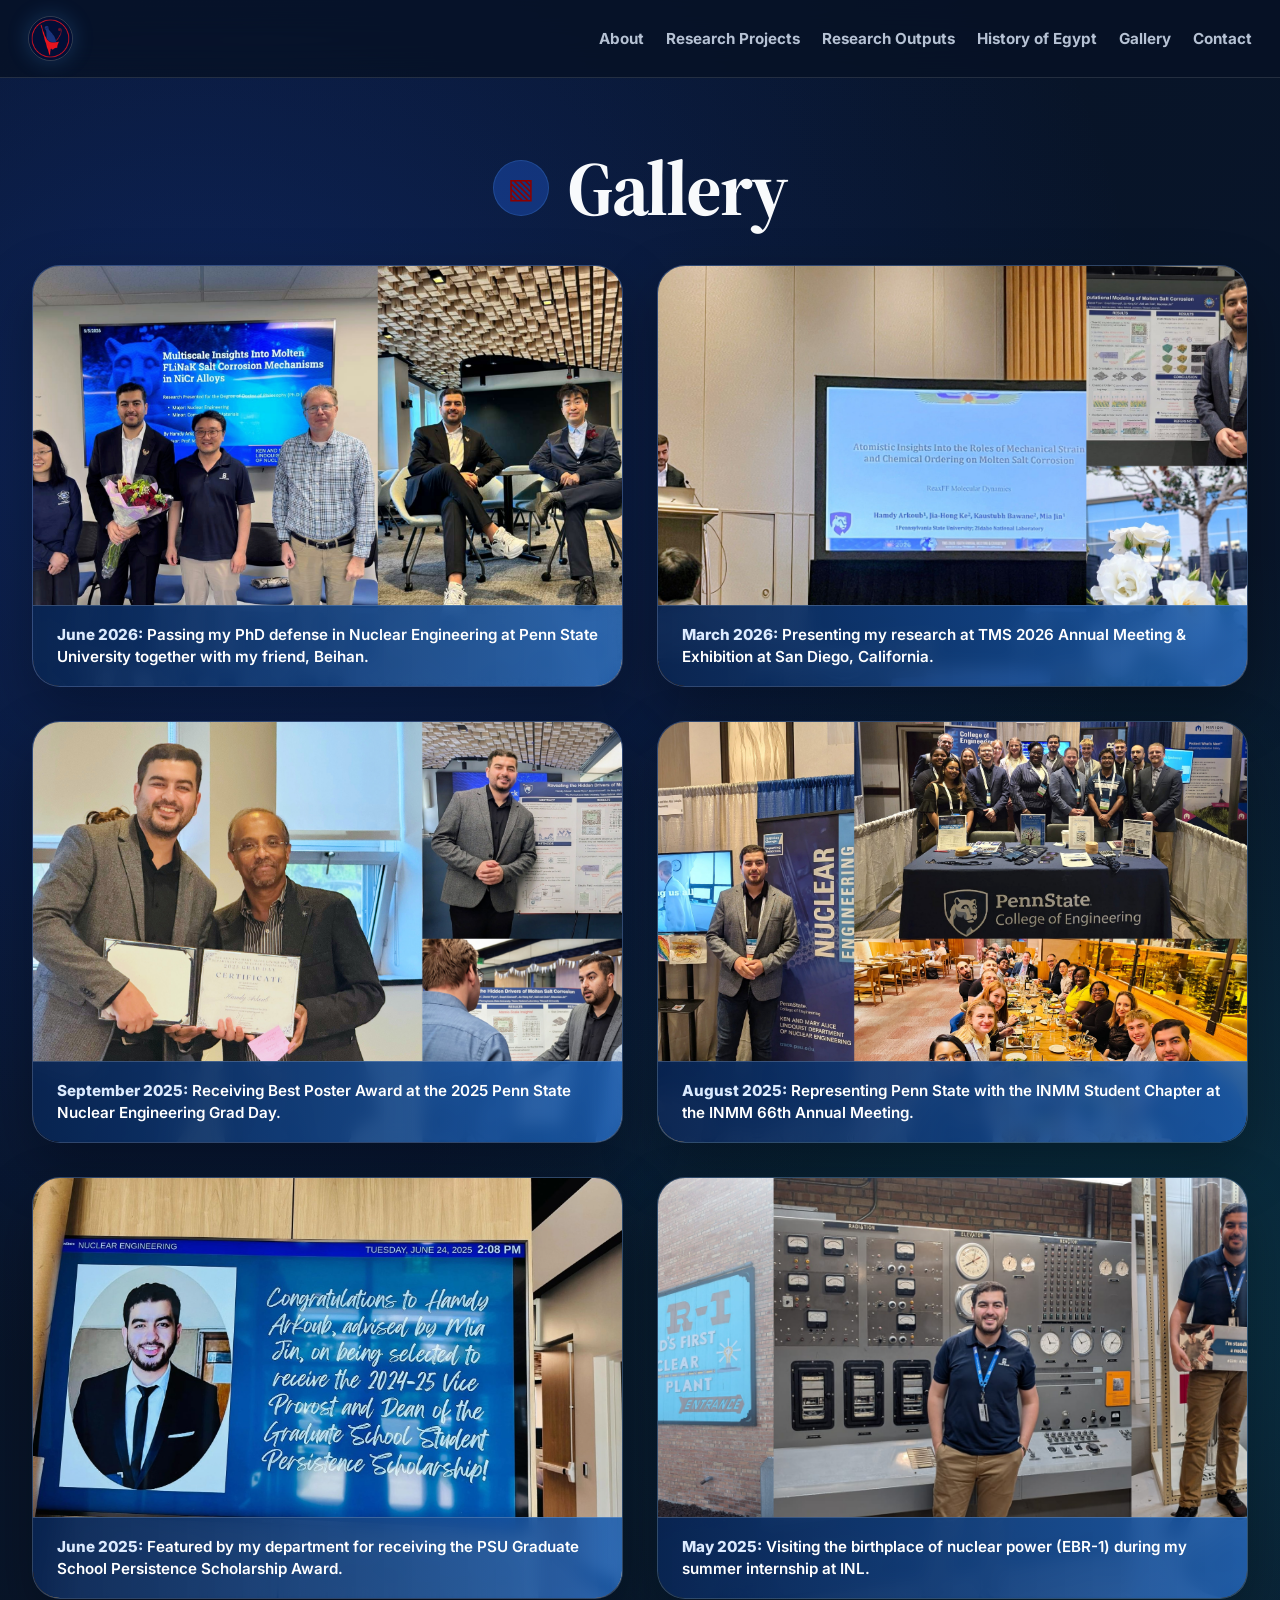
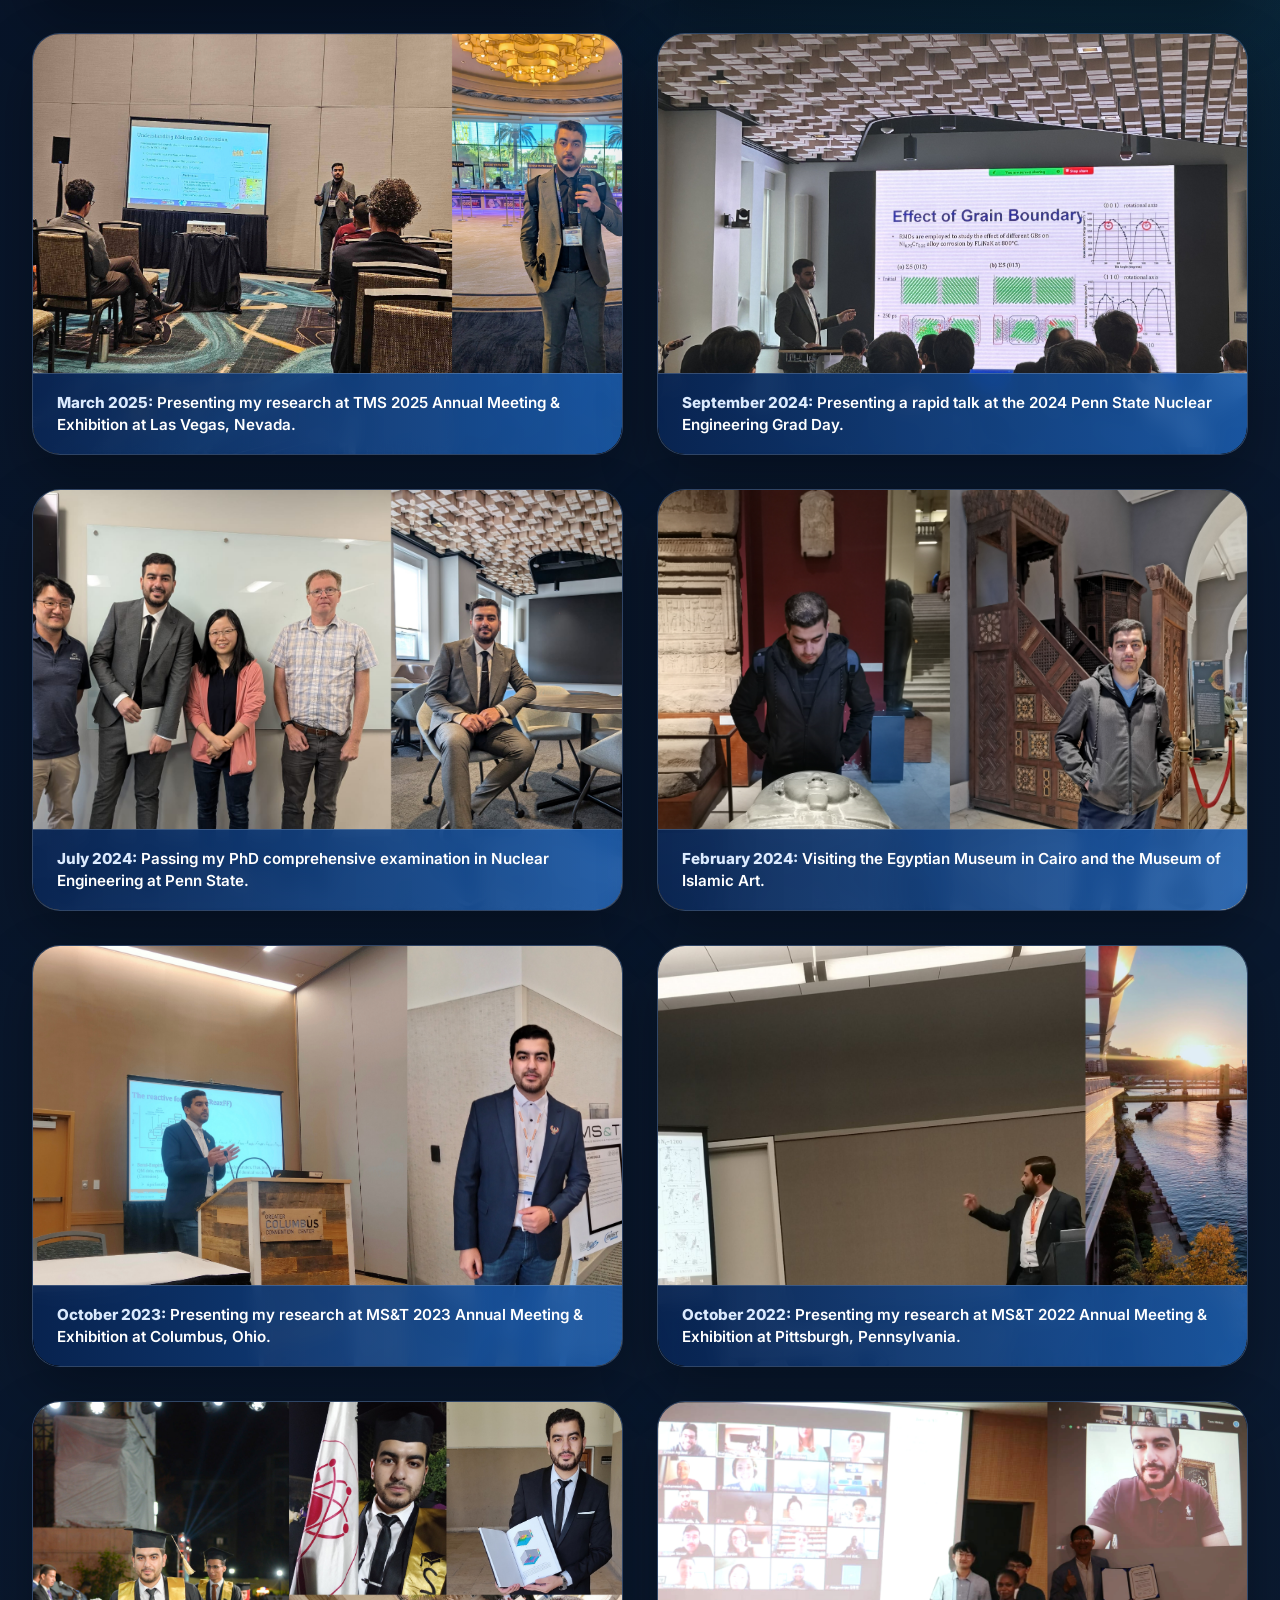
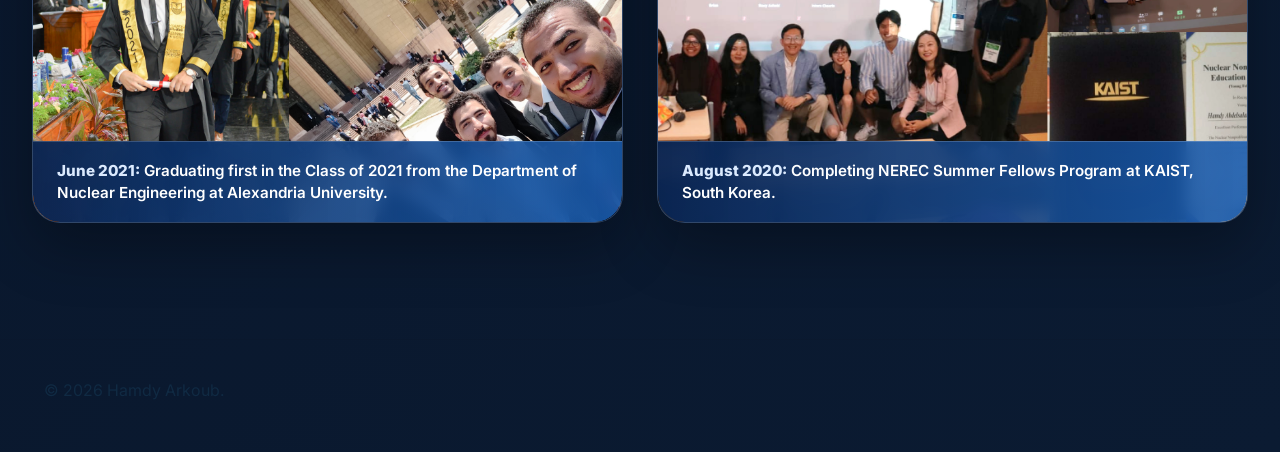
<file: gallery_updated.html>
<!DOCTYPE html>
<html lang="en">
<head>
  <meta charset="UTF-8" />
  <meta name="viewport" content="width=device-width, initial-scale=1.0" />

  <title>Gallery | Hamdy Arkoub</title>
  <meta name="description" content="Gallery of research, academic milestones, conferences, and historical interests of Hamdy Arkoub." />

  <link rel="icon" href="assets/favicon.ico" sizes="any">
  <link rel="icon" type="image/png" sizes="32x32" href="assets/favicon-32x32.png">
  <link rel="icon" type="image/png" sizes="16x16" href="assets/favicon-16x16.png">
  <link rel="apple-touch-icon" href="assets/apple-touch-icon.png">

  <link rel="stylesheet" href="assets/style.css" />

  <link rel="preconnect" href="https://fonts.googleapis.com">
  <link rel="preconnect" href="https://fonts.gstatic.com" crossorigin>
  <link href="https://fonts.googleapis.com/css2?family=Inter:wght@400;500;600;700;800&family=Source+Serif+4:wght@600;700;800&display=swap" rel="stylesheet">


  <style>
    /* Gallery-only page: removes the profile sidebar and gives the gallery the full page width. */
    .gallery-only-layout {
      width: min(1320px, calc(100% - 64px));
      margin: 0 auto;
      padding: 72px 0 80px;
    }

    .gallery-panel {
      width: 100%;
      max-width: none;
      margin: 0;
      padding: 0;
      background: transparent;
      border: 0;
    }

    .gallery-hero {
      margin-bottom: 36px;
    }

    .gallery-hero .section-heading {
      justify-content: center;
      text-align: center;
      margin-bottom: 38px;
    }

    .gallery-hero .section-heading h2 {
      font-size: clamp(3.2rem, 6vw, 5.2rem);
      line-height: 1;
    }

    .gallery-grid {
      display: grid;
      grid-template-columns: repeat(2, minmax(0, 1fr));
      gap: 34px;
    }

    .gallery-item {
      position: relative;
      margin: 0;
      overflow: hidden;
      border-radius: 28px;
      background: rgba(255, 255, 255, 0.06);
      border: 1px solid rgba(130, 181, 255, 0.24);
      box-shadow: 0 24px 58px rgba(0, 0, 0, 0.30);
    }

    .gallery-item img {
      display: block;
      width: 100%;
      height: 420px;
      object-fit: cover;
      transition: transform 0.35s ease;
    }

    .gallery-item:hover img {
      transform: scale(1.025);
    }

    .gallery-item figcaption {
      position: absolute;
      left: 0;
      right: 0;
      bottom: 0;
      padding: 18px 24px;
      color: #ffffff;
      background: linear-gradient(90deg, rgba(8, 36, 82, 0.96), rgba(26, 94, 178, 0.88));
      border-top: 1px solid rgba(255, 255, 255, 0.18);
      backdrop-filter: blur(8px);
    }

    .gallery-item figcaption ul {
      margin: 0;
      padding: 0;
      list-style: none;
    }

    .gallery-item figcaption li {
      margin: 0;
      font-size: clamp(0.95rem, 1.15vw, 1.08rem);
      line-height: 1.45;
      font-weight: 600;
    }

    .gallery-item figcaption strong {
      color: #dbeafe;
      font-weight: 800;
    }

    @media (max-width: 920px) {
      .gallery-only-layout {
        width: min(100% - 32px, 760px);
        padding: 52px 0 64px;
      }

      .gallery-grid {
        grid-template-columns: 1fr;
        gap: 26px;
      }

      .gallery-item img {
        height: 340px;
      }
    }

    @media (max-width: 540px) {
      .gallery-only-layout {
        width: calc(100% - 24px);
      }

      .gallery-hero .section-heading {
        justify-content: flex-start;
        text-align: left;
      }

      .gallery-item img {
        height: 270px;
      }

      .gallery-item figcaption {
        position: relative;
        background: rgba(8, 36, 82, 0.98);
      }
    }
  </style>
</head>

<body>
  <header class="site-header">
    <nav class="nav">
      <a class="logo image-logo" href="index.html" aria-label="Hamdy Arkoub homepage">
        <img src="assets/nav-icon.png" alt="Hamdy Arkoub logo">
      </a>

      <button class="menu-toggle" aria-label="Open navigation">☰</button>

      <div class="nav-links">
        <a href="index.html#about">About</a>
        <a href="research.html">Research Projects</a>
        <a href="outputs.html">Research Outputs</a>
        <a href="history.html">History of Egypt</a>
        <a href="gallery.html">Gallery</a>
        <a href="contact.html">Contact</a>
      </div>
    </nav>
  </header>

  <main class="gallery-only-layout">
    <section class="content-panel gallery-panel">
      <section class="section intro-section gallery-hero">
        <div class="section-heading">
          <span class="icon">▧</span>
          <h2>Gallery</h2>
        </div>
        
        <div class="gallery-grid">
          <figure class="gallery-item">
            <img src="assets/gallery/defense.jpg" alt="Academic milestone photo">
            <figcaption>
              <ul>
                <li><strong>June 2026:</strong> Passing my PhD defense in Nuclear Engineering at Penn State University together with my friend, Beihan.</li>
              </ul>
          </figcaption>
          </figure>

          <figure class="gallery-item">
            <img src="assets/gallery/conference-tms2026.jpg" alt="Conference photo">
            <figcaption>
              <ul>
                <li><strong>March 2026:</strong> Presenting my research at TMS 2026 Annual Meeting & Exhibition at San Diego, California.</li>
              </ul>
          </figcaption>
          </figure>           
          
          <figure class="gallery-item">
            <img src="assets/gallery/research-1.jpg" alt="Academic milestone photo">
            <figcaption>
              <ul>
                <li><strong>September 2025:</strong> Receiving Best Poster Award at the 2025 Penn State Nuclear Engineering Grad Day.</li>
              </ul>
          </figcaption>
          </figure>

          <figure class="gallery-item">
            <img src="assets/gallery/inmm-2025.jpg" alt="Academic milestone photo">
            <figcaption>
              <ul>
                <li><strong>August 2025:</strong> Representing Penn State with the INMM Student Chapter at the INMM 66th Annual Meeting.</li>
              </ul>
          </figcaption>
          </figure>
          
          <figure class="gallery-item">
            <img src="assets/gallery/scholarship.jpg" alt="Academic milestone photo">
            <figcaption>
              <ul>
                <li><strong>June 2025:</strong> Featured by my department for receiving the PSU Graduate School Persistence Scholarship Award.</li>
              </ul>
          </figcaption>
          </figure>

          <figure class="gallery-item">
            <img src="assets/gallery/ebr-i.jpg" alt="Academic milestone photo">
            <figcaption>
              <ul>
                <li><strong>May 2025:</strong> Visiting the birthplace of nuclear power (EBR-1) during my summer internship at INL.</li>
              </ul>
          </figcaption>
          </figure>

          <figure class="gallery-item">
            <img src="assets/gallery/conference-tms2025.jpg" alt="Academic milestone photo">
            <figcaption>
              <ul>
                <li><strong>March 2025:</strong> Presenting my research at TMS 2025 Annual Meeting & Exhibition at Las Vegas, Nevada.</li>
              </ul>
          </figcaption>
          </figure>

          <figure class="gallery-item">
            <img src="assets/gallery/grad2024.jpg" alt="History and civilizations photo">
            <figcaption>
              <ul>
                <li><strong>September 2024:</strong> Presenting a rapid talk at the 2024 Penn State Nuclear Engineering Grad Day.</li>
              </ul>
          </figcaption>
          </figure>

          <figure class="gallery-item">
            <img src="assets/gallery/comp.jpg" alt="History and civilizations photo">
            <figcaption>
              <ul>
                <li><strong>July 2024:</strong> Passing my PhD comprehensive examination in Nuclear Engineering at Penn State.</li>
              </ul>
          </figcaption>
          </figure>
          
          <figure class="gallery-item">
            <img src="assets/gallery/history-1.jpg" alt="History and civilizations photo">
            <figcaption>
              <ul>
                <li><strong>February 2024:</strong> Visiting the Egyptian Museum in Cairo and the Museum of Islamic Art.</li>
              </ul>
          </figcaption>
          </figure>
          
          <figure class="gallery-item">
            <img src="assets/gallery/conference-1.jpg" alt="Conference photo">
            <figcaption>
              <ul>
                <li><strong>October 2023:</strong> Presenting my research at MS&T 2023 Annual Meeting & Exhibition at Columbus, Ohio.</li>
              </ul>
          </figcaption>
          </figure>
          
          <figure class="gallery-item">
            <img src="assets/gallery/conference-mst2022.jpg" alt="Conference photo">
            <figcaption>
              <ul>
                <li><strong>October 2022:</strong> Presenting my research at MS&T 2022 Annual Meeting & Exhibition at Pittsburgh, Pennsylvania.</li>
              </ul>
          </figcaption>
          </figure>  

          <figure class="gallery-item">
            <img src="assets/gallery/alex-2021.jpg" alt="Conference photo">
            <figcaption>
              <ul>
                <li><strong>June 2021:</strong> Graduating first in the Class of 2021 from the Department of Nuclear Engineering at Alexandria University.</li>
              </ul>
          </figcaption>
          </figure>  
          
          <figure class="gallery-item">
            <img src="assets/gallery/kaist.jpg" alt="Conference photo">
            <figcaption>
              <ul>
                <li><strong>August 2020:</strong> Completing NEREC Summer Fellows Program at KAIST, South Korea.</li>
              </ul>
          </figcaption>
          </figure>  
          
        </div>
      </section>
    </section>
  </main>

  <footer class="footer">
    <p>© <span id="year"></span> Hamdy Arkoub.</p>
  </footer>

  <script src="assets/script.js"></script>
</body>
</html>
</file>
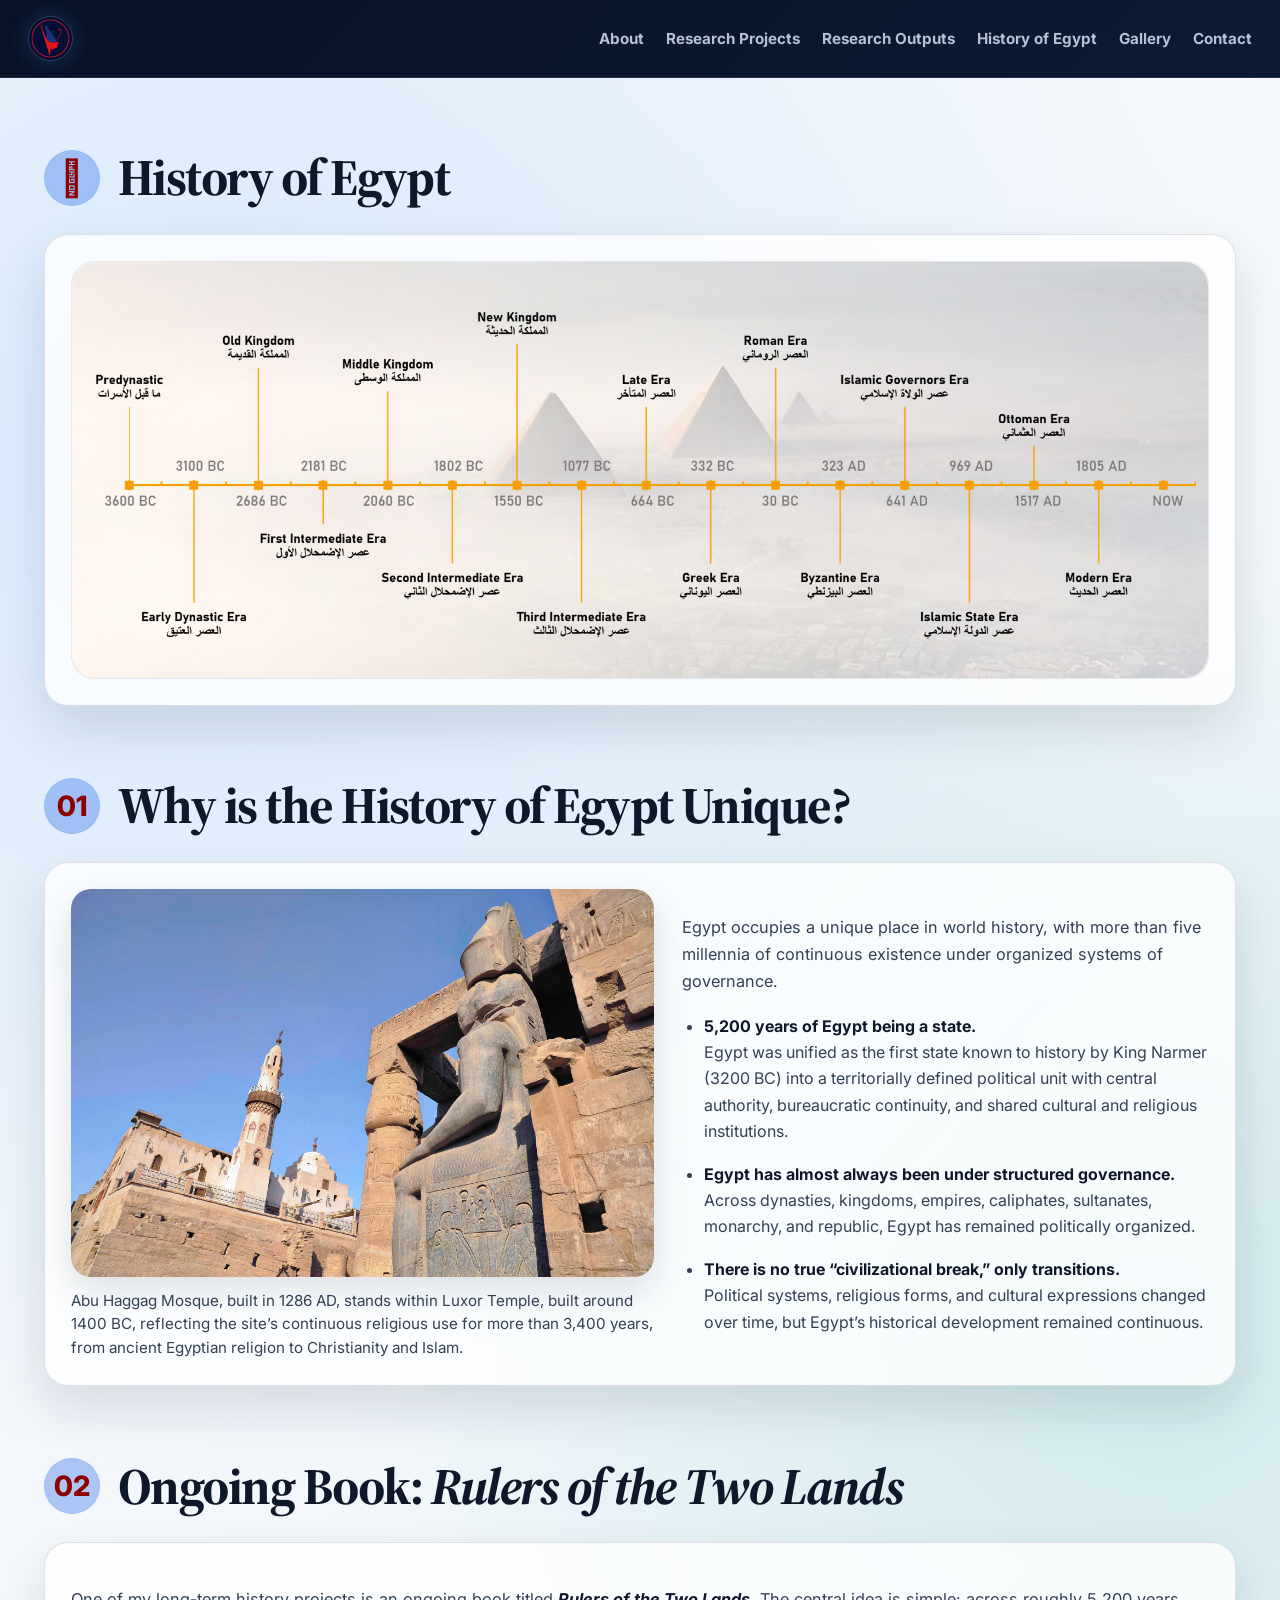
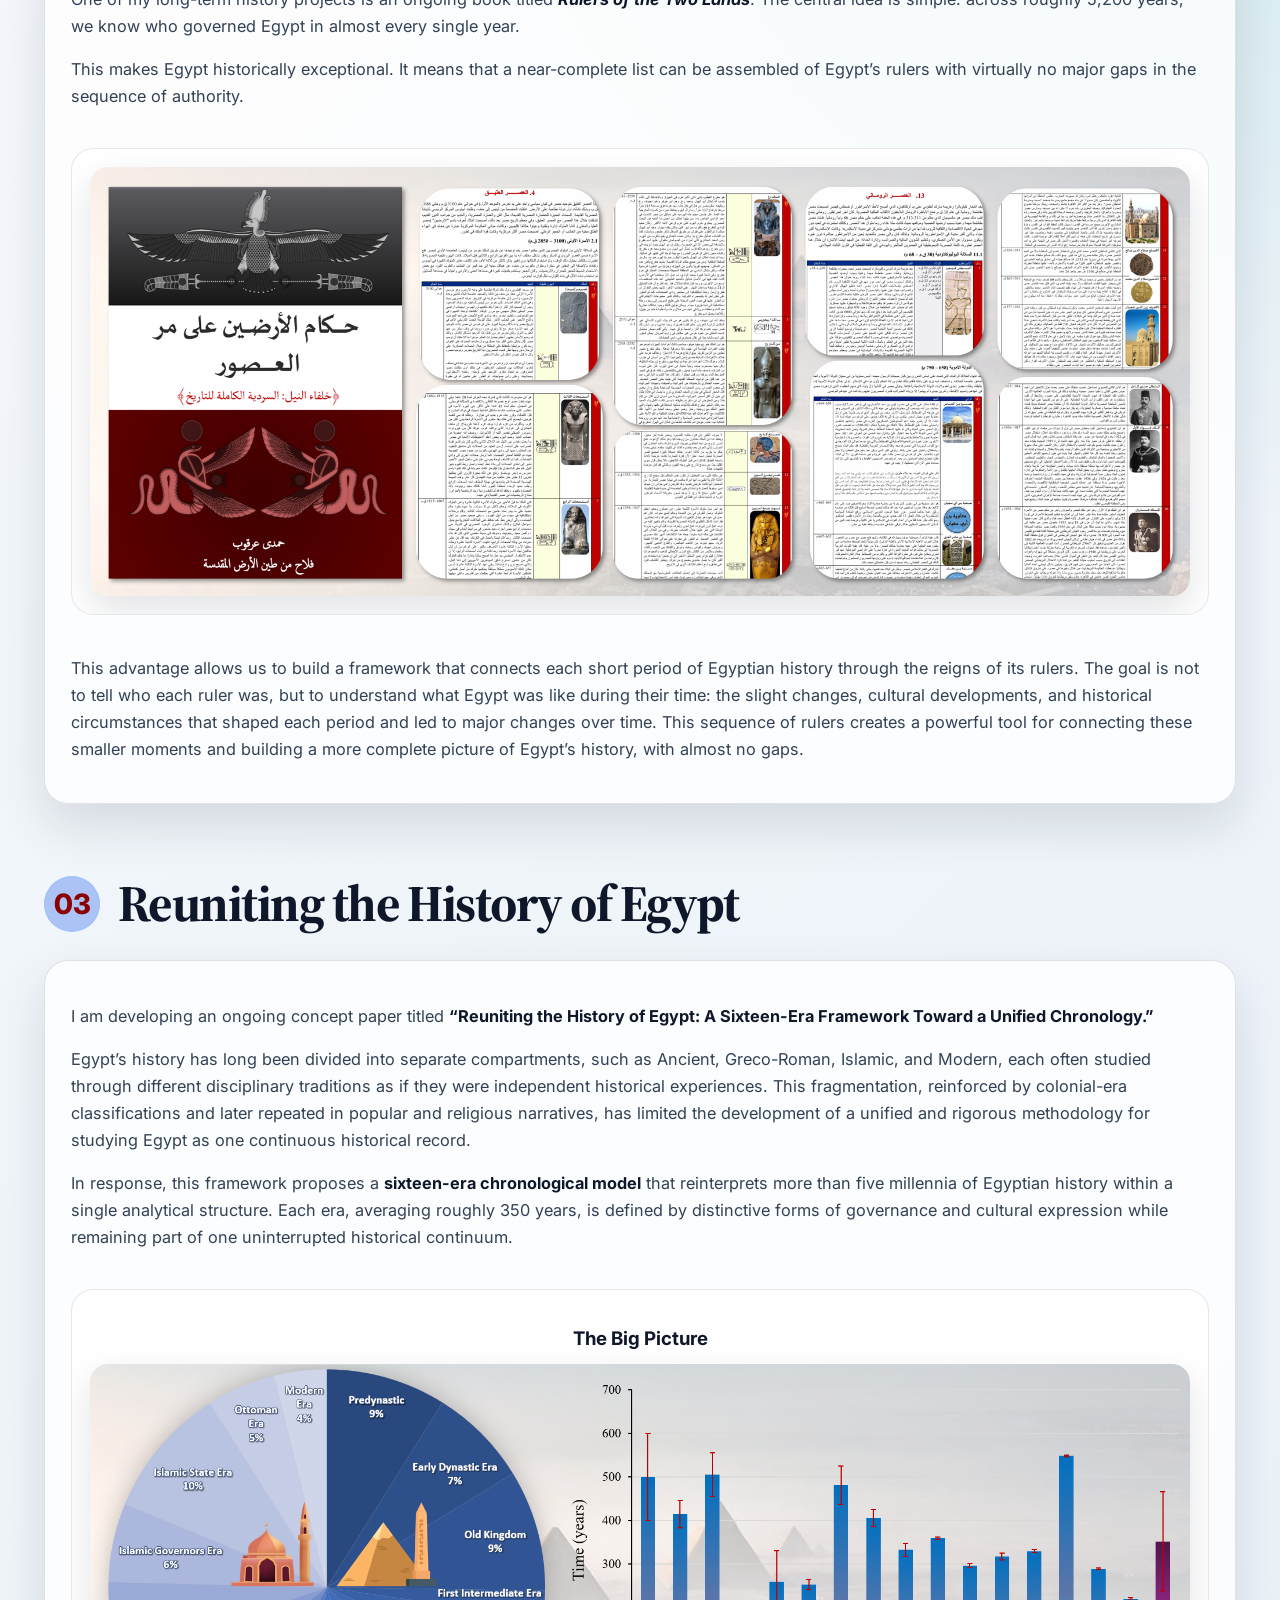
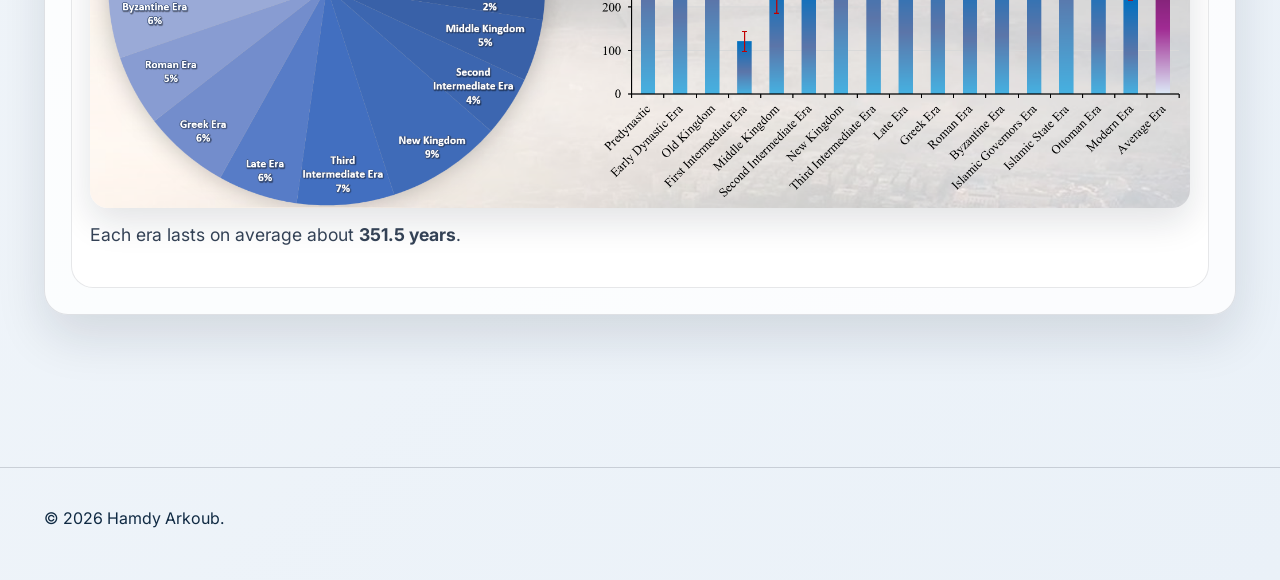
<file: history.html>
<!DOCTYPE html>
<html lang="en">
<head>
  <meta charset="UTF-8" />
  <meta name="viewport" content="width=device-width, initial-scale=1.0" />

  <title>History of Egypt | Hamdy Arkoub</title>
  <meta name="description" content="History of Egypt projects by Hamdy Arkoub, including a long-term framework for understanding Egypt as a continuous historical record across sixteen eras." />

  <link rel="icon" href="assets/favicon.ico" sizes="any">
  <link rel="icon" type="image/png" sizes="32x32" href="assets/favicon-32x32.png">
  <link rel="icon" type="image/png" sizes="16x16" href="assets/favicon-16x16.png">
  <link rel="apple-touch-icon" href="assets/apple-touch-icon.png">

  <link rel="stylesheet" href="assets/style.css" />

  <link rel="preconnect" href="https://fonts.googleapis.com">
  <link rel="preconnect" href="https://fonts.gstatic.com" crossorigin>
  <link href="https://fonts.googleapis.com/css2?family=Inter:wght@400;500;600;700;800&family=Source+Serif+4:wght@600;700;800&display=swap" rel="stylesheet">
  <style>
    body {
      background:
        radial-gradient(circle at 16% 12%, rgba(85, 167, 255, 0.20), transparent 30%),
        radial-gradient(circle at 90% 35%, rgba(14, 165, 164, 0.14), transparent 30%),
        linear-gradient(135deg, #f8fafc, #eaf1f8);
      color: #0f172a;
    }

    .site-header {
      background: linear-gradient(135deg, #071225, #0b1b32);
      border-bottom: 1px solid rgba(255, 255, 255, 0.12);
      backdrop-filter: none;
    }
    
    .nav-links a {
      color: #b6c2d4;
    }

    .nav-links a:hover {
      color: #ffffff;
    }

    .section-heading h2,
    .research-text h3,
    .small-heading h3,
    .research-image h3 {
      color: #0f172a;
    }

    .section p,
    .research-text p,
    .image-caption,
    .history-photo-block figcaption,
    .history-points li {
      color: #334155;
    }

    .research-text strong,
    .history-points strong {
      color: #0f172a;
    }

    .history-feature,
    .history-feature.history-vertical,
    .research-feature,
    .research-feature.research-vertical,
    .video-section {
      background: rgba(255, 255, 255, 0.78);
      border: 1px solid rgba(15, 23, 42, 0.12);
      box-shadow: 0 22px 50px rgba(15, 23, 42, 0.12);
    }

    .history-image,
    .history-feature.history-vertical .history-image,
    .research-image,
    .research-image.wide-image {
      background: rgba(255, 255, 255, 0.96);
      border: 1px solid rgba(15, 23, 42, 0.10);
    }

    .research-image.wide-image {
      padding: 18px;
    }

    .history-photo-block img,
    .research-image img,
    .research-image.wide-image img,
    .history-feature.history-vertical .history-image img {
      box-shadow: 0 14px 35px rgba(15, 23, 42, 0.12);
    }

  </style> 
</head>

<body>
  <header class="site-header">
    <nav class="nav">
      <a class="logo image-logo" href="index.html" aria-label="Hamdy Arkoub homepage">
        <img src="assets/nav-icon.png" alt="Hamdy Arkoub logo">
      </a>

      <button class="menu-toggle" aria-label="Open navigation">☰</button>

      <div class="nav-links">
        <a href="index.html#about">About</a>
        <a href="research.html">Research Projects</a>
        <a href="outputs.html">Research Outputs</a>
        <a href="history.html">History of Egypt</a>
        <a href="gallery.html">Gallery</a>
        <a href="contact.html">Contact</a>
      </div>
    </nav>
  </header>

  <main class="history-only-layout">

    <section class="content-panel">

      <section class="section intro-section">
        <div class="section-heading">
          <span class="icon eye-icon">𓂀</span>
          <h2>History of Egypt</h2>
        </div>
        <div class="history-feature history-vertical">
          <div class="history-image">
            <img src="assets/history.png" alt="Timeline of Egyptian history from ancient Egypt to the modern era">
          </div>
        </div>
      </section>

      <section class="section">
        <div class="section-heading">
          <span class="icon">01</span>
          <h2>Why is the History of Egypt Unique?</h2>
        </div>

        <div class="research-feature">
          <figure class="history-photo-block">
            <img src="assets/history-motivation.jpg" alt="Abu Haggag Mosque integrated into Luxor Temple">
            <figcaption>
              Abu Haggag Mosque, built in 1286 AD, stands within Luxor Temple, built around 1400 BC, reflecting the site’s continuous religious use for more than 3,400 years, from ancient Egyptian religion to Christianity and Islam.
            </figcaption>
          </figure>

          <div class="research-text">
            <p>
              Egypt occupies a unique place in world history, with more than five millennia of continuous existence under organized systems of governance.
            </p>

            <ul class="history-points">
              <li>
                <strong>5,200 years of Egypt being a state.</strong><br>
                Egypt was unified as the first state known to history by King Narmer (3200 BC) into a territorially defined political unit with central authority, bureaucratic continuity, and shared cultural and religious institutions.              </li>
              <li>
                <strong>Egypt has almost always been under structured governance.</strong><br>
                Across dynasties, kingdoms, empires, caliphates, sultanates, monarchy, and republic, Egypt has remained politically organized.
              </li>
              <li>
                <strong>There is no true “civilizational break,” only transitions.</strong><br>
                Political systems, religious forms, and cultural expressions changed over time, but Egypt’s historical development remained continuous.
              </li>
            </ul>
          </div>
        </div>
      </section>

      <section class="section">
        <div class="section-heading">
          <span class="icon">02</span>
          <h2>Ongoing Book: <em>Rulers of the Two Lands</em></h2>
        </div>

        <div class="research-feature research-vertical">
          <div class="research-text">
            <p>
              One of my long-term history projects is an ongoing book titled <strong><em>Rulers of the Two Lands</em></strong>. The central idea is simple: across roughly 5,200 years, we know who governed Egypt in almost every single year.
            </p>

            <p>
              This makes Egypt historically exceptional. It means that a near-complete list can be assembled of Egypt’s rulers with virtually no major gaps in the sequence of authority.
            </p>
          </div>

          <div class="research-image wide-image">
            <img src="assets/history-book.png" alt="Ongoing book project on the rulers of Egypt across history">
          </div>
          
          <div class="research-text">
            <p>
              This advantage allows us to build a framework that connects each short period of Egyptian history through the reigns of its rulers. The goal is not to tell who each ruler was, but to understand what Egypt was like during their time: the slight changes, cultural developments, and historical circumstances that shaped each period and led to major changes over time. This sequence of rulers creates a powerful tool for connecting these smaller moments and building a more complete picture of Egypt’s history, with almost no gaps.
            </p>
          </div>          
        </div>
      </section>

      <section class="section">
        <div class="section-heading">
          <span class="icon">03</span>
          <h2>Reuniting the History of Egypt</h2>
        </div>

        <div class="research-feature research-vertical">
          <div class="research-text">
            <p>
              I am developing an ongoing concept paper titled <strong>“Reuniting the History of Egypt: A Sixteen-Era Framework Toward a Unified Chronology.”</strong>
            </p>

            <p>
              Egypt’s history has long been divided into separate compartments, such as Ancient, Greco-Roman, Islamic, and Modern, each often studied through different disciplinary traditions as if they were independent historical experiences. This fragmentation, reinforced by colonial-era classifications and later repeated in popular and religious narratives, has limited the development of a unified and rigorous methodology for studying Egypt as one continuous historical record.
            </p>

            <p>
              In response, this framework proposes a <strong>sixteen-era chronological model</strong> that reinterprets more than five millennia of Egyptian history within a single analytical structure. Each era, averaging roughly 350 years, is defined by distinctive forms of governance and cultural expression while remaining part of one uninterrupted historical continuum.
            </p>

          </div>

          <div class="research-image wide-image">
            <h3 style="margin-bottom: 14px;">The Big Picture</h3>
            <img src="assets/history-era.png" alt="Sixteen-era framework for the history of Egypt">
            <p class="image-caption">
              Each era lasts on average about <strong>351.5 years</strong>.
            </p>
          </div>
        </div>
      </section>

    </section>
  </main>

  <footer class="footer">
    <p>© <span id="year"></span> Hamdy Arkoub.</p>
  </footer>

  <script src="assets/script.js"></script>
</body>
</html>
</file>
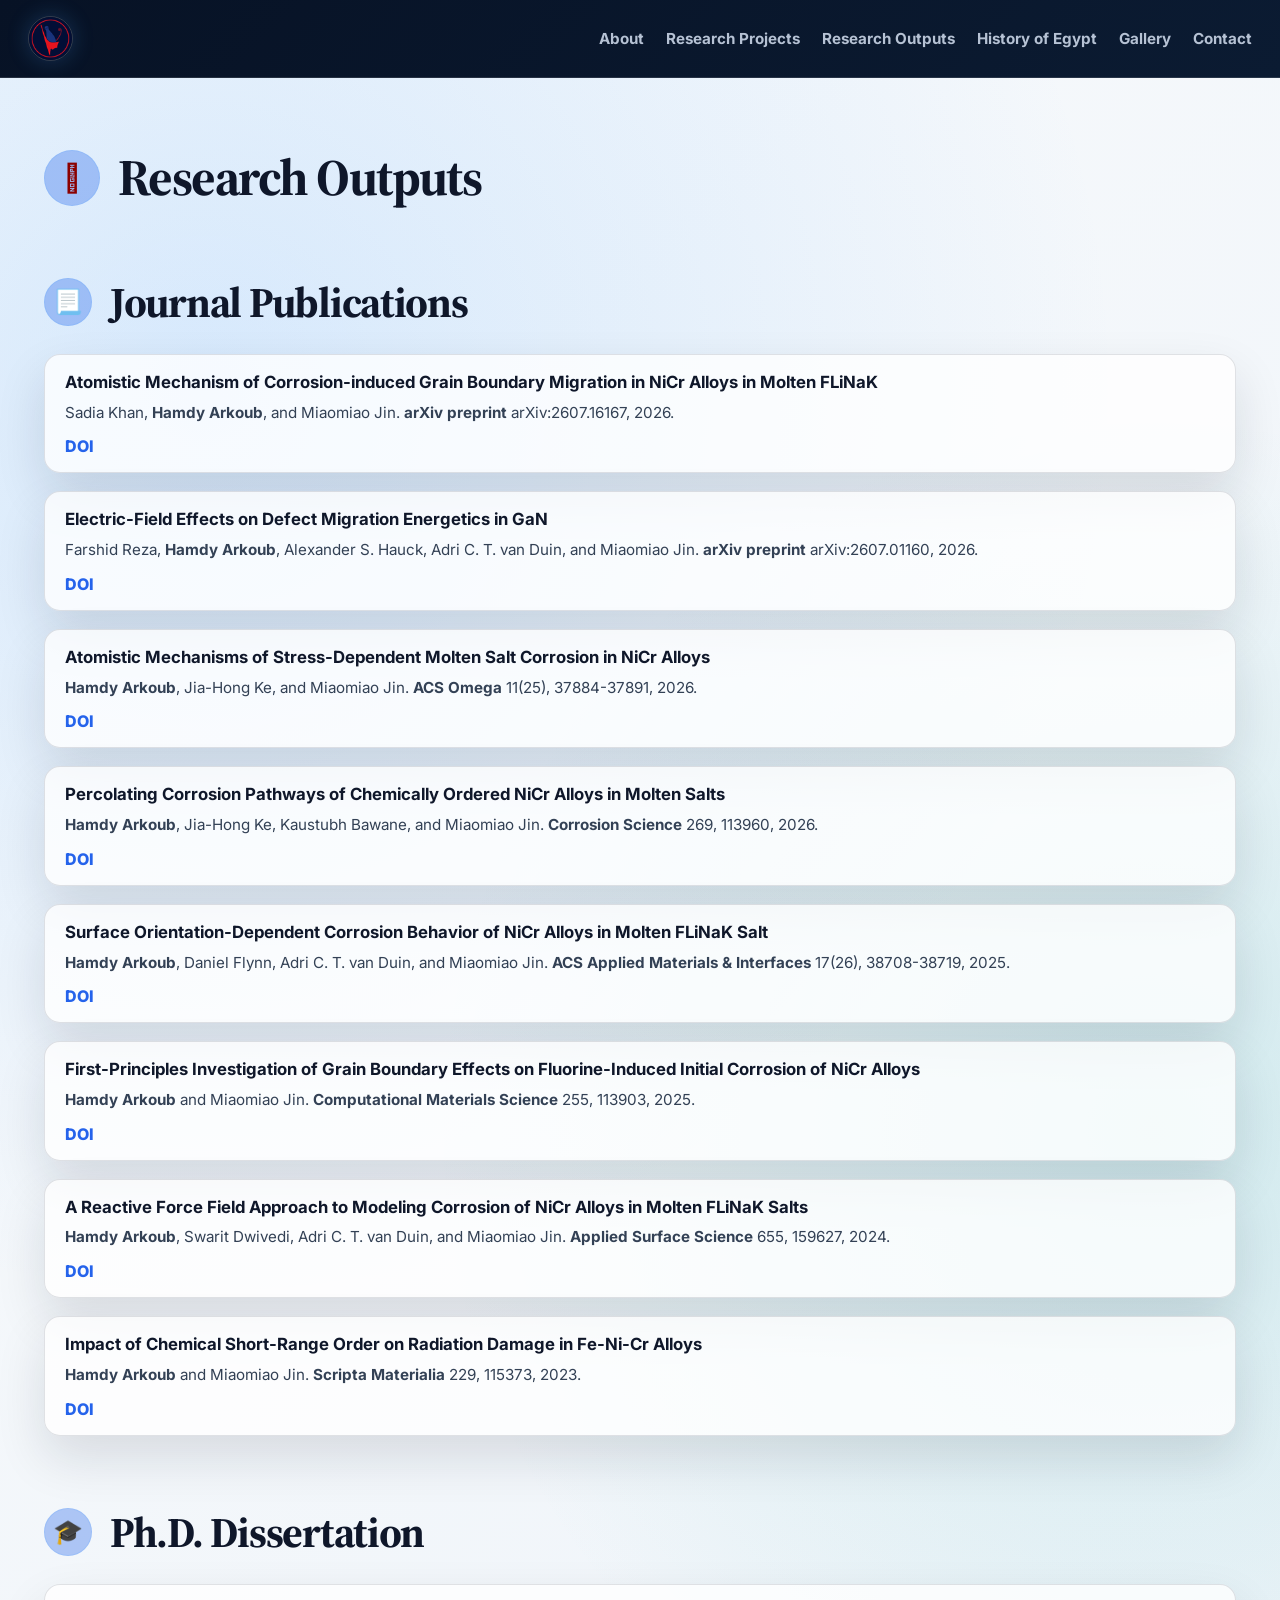
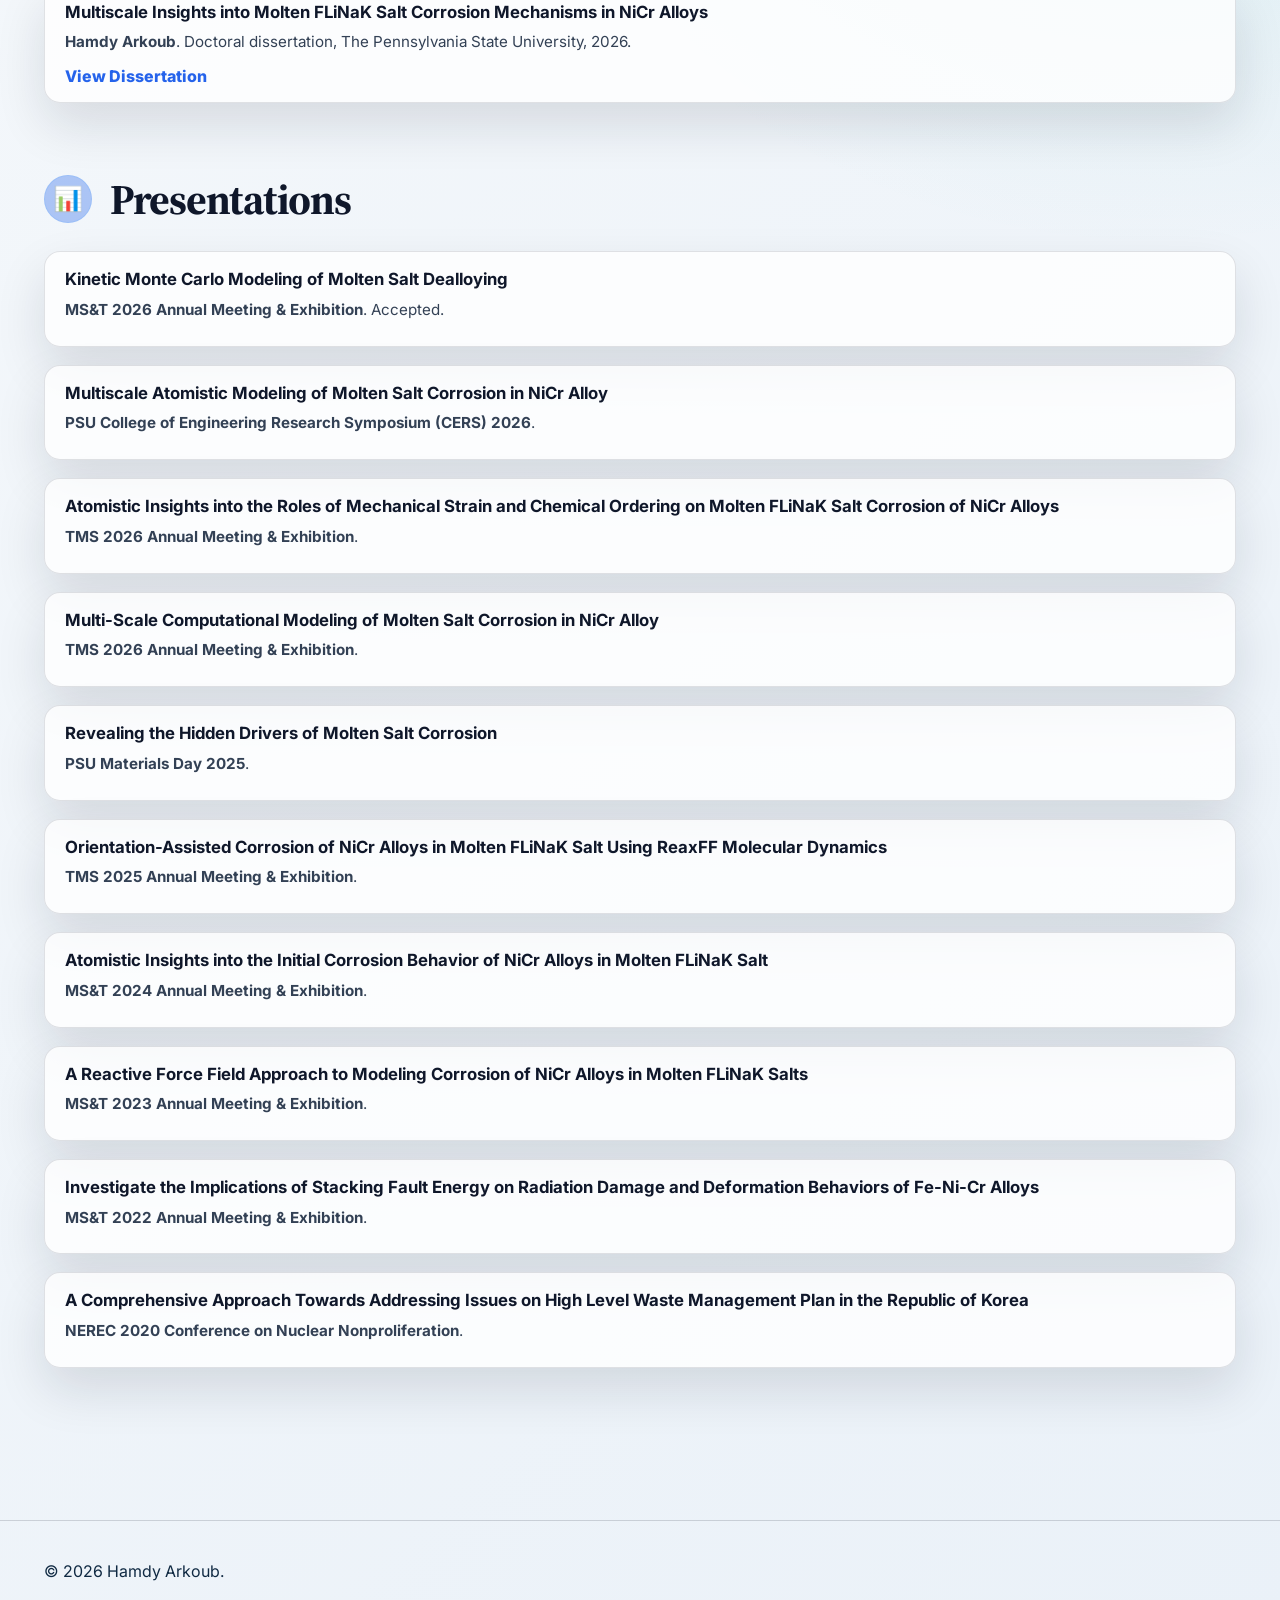
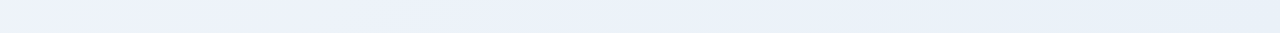
<file: outputs.html>
<!DOCTYPE html>
<html lang="en">
<head>
  <meta charset="UTF-8" />
  <meta name="viewport" content="width=device-width, initial-scale=1.0" />

  <title>Research Outputs | Hamdy Arkoub</title>
  <meta name="description" content="Research outputs of Hamdy Arkoub, including journal publications, conference presentations, and scholarly work in computational nuclear materials." />

  <link rel="icon" href="assets/favicon.ico" sizes="any">
  <link rel="icon" type="image/png" sizes="32x32" href="assets/favicon-32x32.png">
  <link rel="icon" type="image/png" sizes="16x16" href="assets/favicon-16x16.png">
  <link rel="apple-touch-icon" href="assets/apple-touch-icon.png">

  <link rel="stylesheet" href="assets/style.css" />

  <link rel="preconnect" href="https://fonts.googleapis.com">
  <link rel="preconnect" href="https://fonts.gstatic.com" crossorigin>
  <link href="https://fonts.googleapis.com/css2?family=Inter:wght@400;500;600;700;800&family=Source+Serif+4:wght@600;700;800&display=swap" rel="stylesheet">

  <style>
    body {
      background:
        radial-gradient(circle at 16% 12%, rgba(85, 167, 255, 0.20), transparent 30%),
        radial-gradient(circle at 90% 35%, rgba(14, 165, 164, 0.14), transparent 30%),
        linear-gradient(135deg, #f8fafc, #eaf1f8);
      color: #0f172a;
    }

    .site-header {
      background: linear-gradient(135deg, #071225, #0b1b32);
      border-bottom: 1px solid rgba(255, 255, 255, 0.12);
      backdrop-filter: none;
    }
    
    .nav-links a {
      color: #b6c2d4;
    }

    .nav-links a:hover {
      color: #ffffff;
    }

    .publication,
    .slider-window {
      background: rgba(255, 255, 255, 0.78);
      border: 1px solid rgba(15, 23, 42, 0.12);
      box-shadow: 0 22px 50px rgba(15, 23, 42, 0.12);
    }

    .publication h3,
    .output-subheading h2,
    .section-heading h2 {
      color: #0f172a;
    }

    .publication p,
    .section-intro {
      color: #334155;
    }

    .publication a {
      color: #2563eb;
    }
   </style> 
</head>
  
<body>
  <header class="site-header">
    <nav class="nav">
      <a class="logo image-logo" href="index.html" aria-label="Hamdy Arkoub homepage">
        <img src="assets/nav-icon.png" alt="Hamdy Arkoub logo">
      </a>

      <button class="menu-toggle" aria-label="Open navigation">☰</button>

      <div class="nav-links">
        <a href="index.html#about">About</a>
        <a href="research.html">Research Projects</a>
        <a href="outputs.html">Research Outputs</a>
        <a href="history.html">History of Egypt</a>
        <a href="gallery.html">Gallery</a>
        <a href="contact.html">Contact</a>
      </div>
    </nav>
  </header>

  <main class="outputs-only-layout">

    <section class="content-panel">
      <section class="section intro-section">
        <div class="section-heading">
          <span class="icon">𓇬</span>
          <h2>Research Outputs</h2>
        </div>
      </section>

      <section class="section" id="publications">
        <div class="section-heading output-subheading">
          <span class="icon">📃</span>
          <h2>Journal Publications</h2>
        </div>

        <div class="publication-list">

          <article class="publication">
            <h3>Atomistic Mechanism of Corrosion-induced Grain Boundary Migration in NiCr Alloys in Molten FLiNaK</h3>
            <p>
              Sadia Khan, <strong>Hamdy Arkoub</strong>, and Miaomiao Jin.
              <strong>arXiv preprint</strong> arXiv:2607.16167, 2026.
            </p>
            <a href="https://doi.org/10.48550/arXiv.2607.16167" target="_blank" rel="noopener">DOI</a>
          </article>
          
          <article class="publication">
            <h3>Electric-Field Effects on Defect Migration Energetics in GaN</h3>
            <p>
              Farshid Reza, <strong>Hamdy Arkoub</strong>, Alexander S. Hauck, Adri C. T. van Duin, and Miaomiao Jin.
              <strong>arXiv preprint</strong> arXiv:2607.01160, 2026.
            </p>
            <a href="https://doi.org/10.48550/arXiv.2607.01160" target="_blank" rel="noopener">DOI</a>
          </article>

          <article class="publication">
            <h3> Atomistic Mechanisms of Stress-Dependent Molten Salt Corrosion in NiCr Alloys</h3>
            <p>
              <strong>Hamdy Arkoub</strong>, Jia-Hong Ke, and Miaomiao Jin.
              <strong>ACS Omega</strong> 11(25), 37884-37891, 2026.
            </p>
            <a href="https://doi.org/10.1021/acsomega.6c03055" target="_blank" rel="noopener">DOI</a>
          </article>

          <article class="publication">
            <h3> Percolating Corrosion Pathways of Chemically Ordered NiCr Alloys in Molten Salts</h3>
            <p>
              <strong>Hamdy Arkoub</strong>, Jia-Hong Ke, Kaustubh Bawane, and Miaomiao Jin.
              <strong>Corrosion Science</strong> 269, 113960, 2026.
            </p>
            <a href="https://doi.org/10.1016/j.corsci.2026.113960" target="_blank" rel="noopener">DOI</a>
          </article>

          <article class="publication">
            <h3> Surface Orientation-Dependent Corrosion Behavior of NiCr Alloys in Molten FLiNaK Salt</h3>
            <p>
              <strong>Hamdy Arkoub</strong>, Daniel Flynn, Adri C. T. van Duin, and Miaomiao Jin.
              <strong>ACS Applied Materials & Interfaces</strong> 17(26), 38708-38719, 2025.
            </p>
            <a href="https://doi.org/10.1021/acsami.5c06557" target="_blank" rel="noopener">DOI</a>
          </article>

          <article class="publication">
            <h3> First-Principles Investigation of Grain Boundary Effects on Fluorine-Induced Initial Corrosion of NiCr Alloys</h3>
            <p>
              <strong>Hamdy Arkoub</strong> and Miaomiao Jin.
              <strong>Computational Materials Science</strong> 255, 113903, 2025.
            </p>
            <a href="https://doi.org/10.1016/j.commatsci.2025.113903" target="_blank" rel="noopener">DOI</a>
          </article>

          <article class="publication">
            <h3> A Reactive Force Field Approach to Modeling Corrosion of NiCr Alloys in Molten FLiNaK Salts</h3>
            <p>
              <strong>Hamdy Arkoub</strong>, Swarit Dwivedi, Adri C. T. van Duin, and Miaomiao Jin.
              <strong>Applied Surface Science</strong> 655, 159627, 2024.
            </p>
            <a href="https://doi.org/10.1016/j.apsusc.2024.159627" target="_blank" rel="noopener">DOI</a>
          </article>

          <article class="publication">
            <h3> Impact of Chemical Short-Range Order on Radiation Damage in Fe-Ni-Cr Alloys</h3>
            <p>
              <strong>Hamdy Arkoub</strong> and Miaomiao Jin.
              <strong>Scripta Materialia</strong> 229, 115373, 2023.
            </p>
            <a href="https://doi.org/10.1016/j.scriptamat.2023.115373" target="_blank" rel="noopener">DOI</a>  
          </article>
        </div>
      </section>


      <section class="section" id="publications">
        <div class="section-heading output-subheading">
          <span class="icon">🎓</span>
          <h2>Ph.D. Dissertation</h2>
        </div>
        <div class="publication-list">
          <article class="publication">
            <h3> Multiscale Insights into Molten FLiNaK Salt Corrosion Mechanisms in NiCr Alloys</h3>
            <p>
              <strong>Hamdy Arkoub</strong>.
              Doctoral dissertation, The Pennsylvania State University, 2026.
            </p>
            <a href="https://etda.libraries.psu.edu/catalog/27394haa5492" target="_blank" rel="noopener">View Dissertation</a>
          </article>
        </div>
      </section>

      
      <section class="section" id="presentations">
        <div class="section-heading output-subheading">
          <span class="icon">📊</span>
          <h2>Presentations</h2>
        </div>

        <div class="publication-list">
          <article class="publication">
            <h3> Kinetic Monte Carlo Modeling of Molten Salt Dealloying</h3>
            <p>
              <strong>MS&T 2026 Annual Meeting & Exhibition</strong>. Accepted.
            </p>
          </article>

          <article class="publication">
            <h3> Multiscale Atomistic Modeling of Molten Salt Corrosion in NiCr Alloy</h3>
            <p>
              <strong>PSU College of Engineering Research Symposium (CERS) 2026</strong>.
            </p>
          </article>

          <article class="publication">
            <h3> Atomistic Insights into the Roles of Mechanical Strain and Chemical Ordering on Molten FLiNaK Salt Corrosion of NiCr Alloys</h3>
            <p>
              <strong>TMS 2026 Annual Meeting & Exhibition</strong>.
            </p>
          </article>

          <article class="publication">
            <h3> Multi-Scale Computational Modeling of Molten Salt Corrosion in NiCr Alloy</h3>
            <p>
              <strong>TMS 2026 Annual Meeting & Exhibition</strong>.
            </p>
          </article>

          <article class="publication">
            <h3> Revealing the Hidden Drivers of Molten Salt Corrosion</h3>
            <p>
              <strong>PSU Materials Day 2025</strong>.
            </p>
          </article>

          <article class="publication">
            <h3> Orientation-Assisted Corrosion of NiCr Alloys in Molten FLiNaK Salt Using ReaxFF Molecular Dynamics</h3>
            <p>
              <strong>TMS 2025 Annual Meeting & Exhibition</strong>.
            </p>
          </article>

          <article class="publication">
            <h3> Atomistic Insights into the Initial Corrosion Behavior of NiCr Alloys in Molten FLiNaK Salt</h3>
            <p>
              <strong>MS&T 2024 Annual Meeting & Exhibition</strong>.
            </p>
          </article>

          <article class="publication">
            <h3> A Reactive Force Field Approach to Modeling Corrosion of NiCr Alloys in Molten FLiNaK Salts</h3>
            <p>
              <strong>MS&T 2023 Annual Meeting & Exhibition</strong>.
            </p>
          </article>

          <article class="publication">
            <h3> Investigate the Implications of Stacking Fault Energy on Radiation Damage and Deformation Behaviors of Fe-Ni-Cr Alloys</h3>
            <p>
              <strong>MS&T 2022 Annual Meeting & Exhibition</strong>.
            </p>
          </article>

          <article class="publication">
            <h3> A Comprehensive Approach Towards Addressing Issues on High Level Waste Management Plan in the Republic of Korea</h3>
            <p>
              <strong>NEREC 2020 Conference on Nuclear Nonproliferation</strong>.
            </p>
          </article>
        </div>
      </section>
    </section>
  </main>

  <footer class="footer">
    <p>© <span id="year"></span> Hamdy Arkoub.</p>
  </footer>

  <script src="assets/script.js"></script>
</body>
</html>
</file>
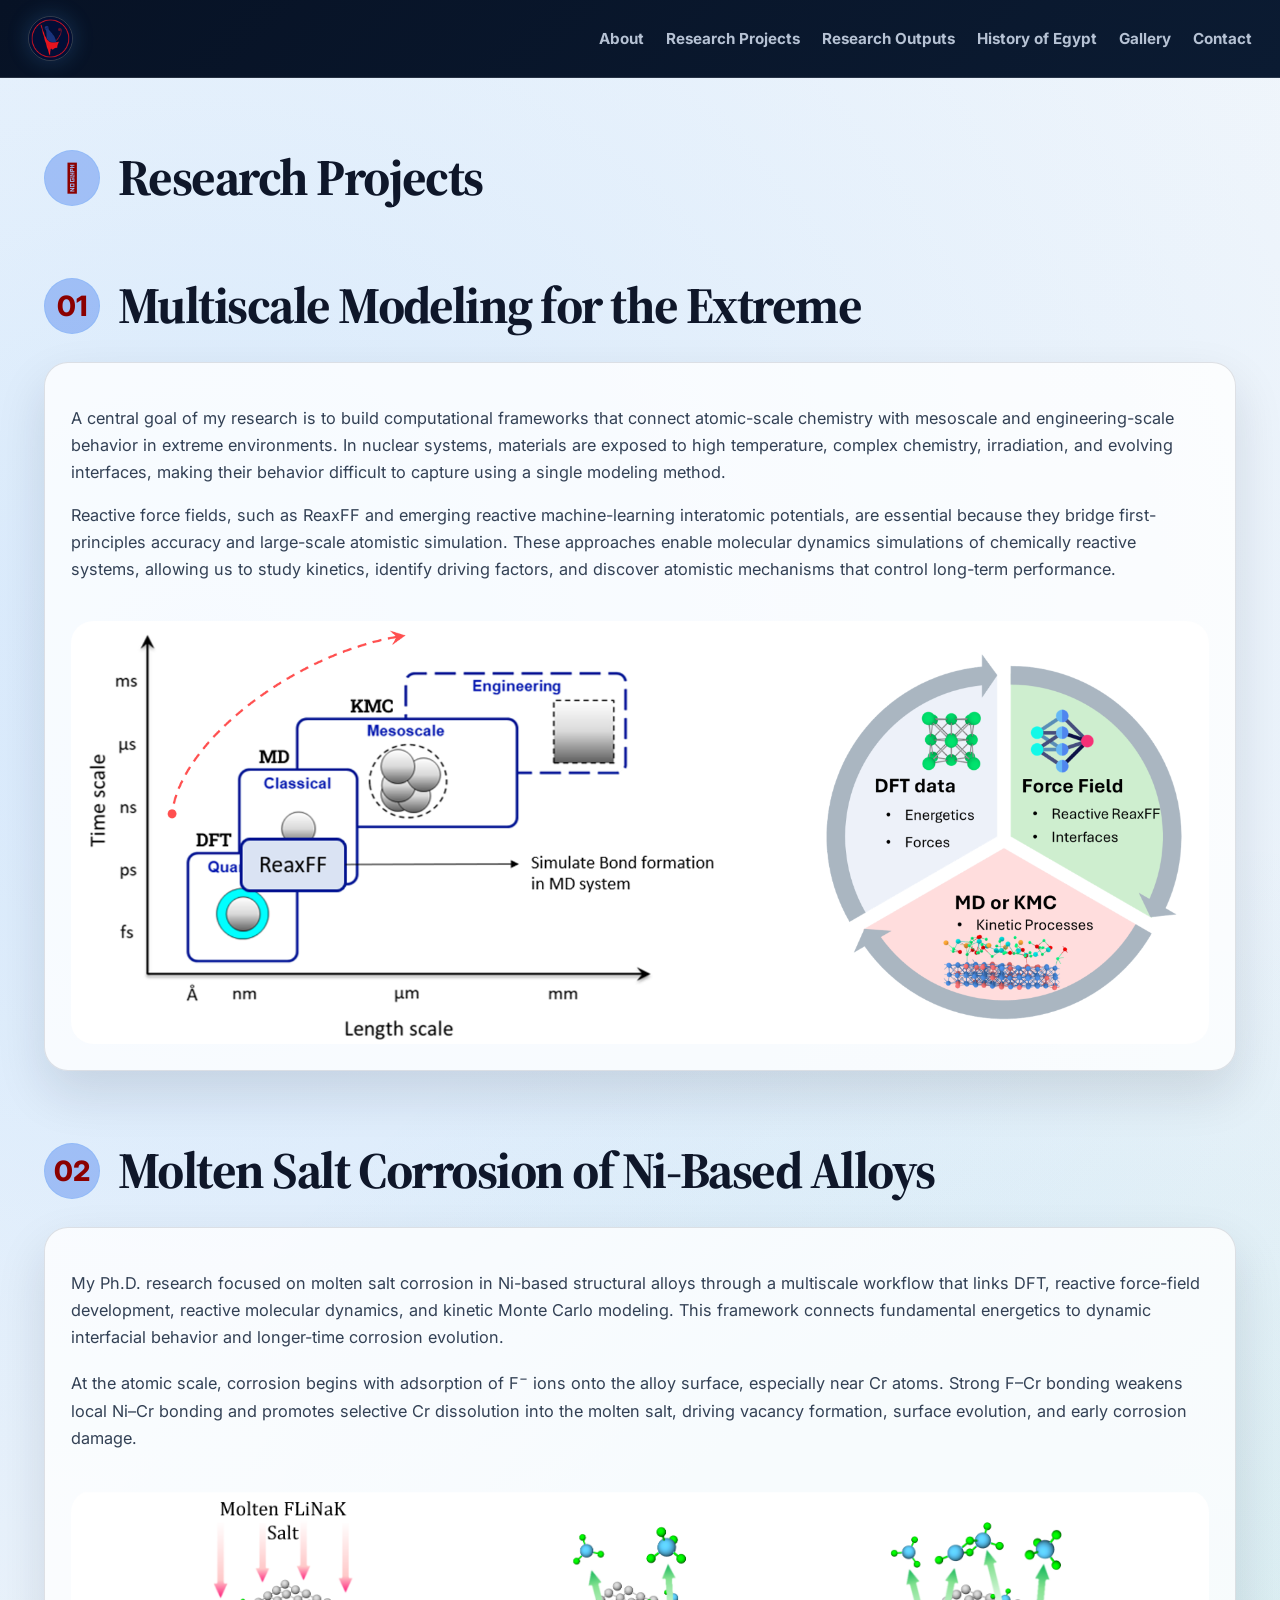
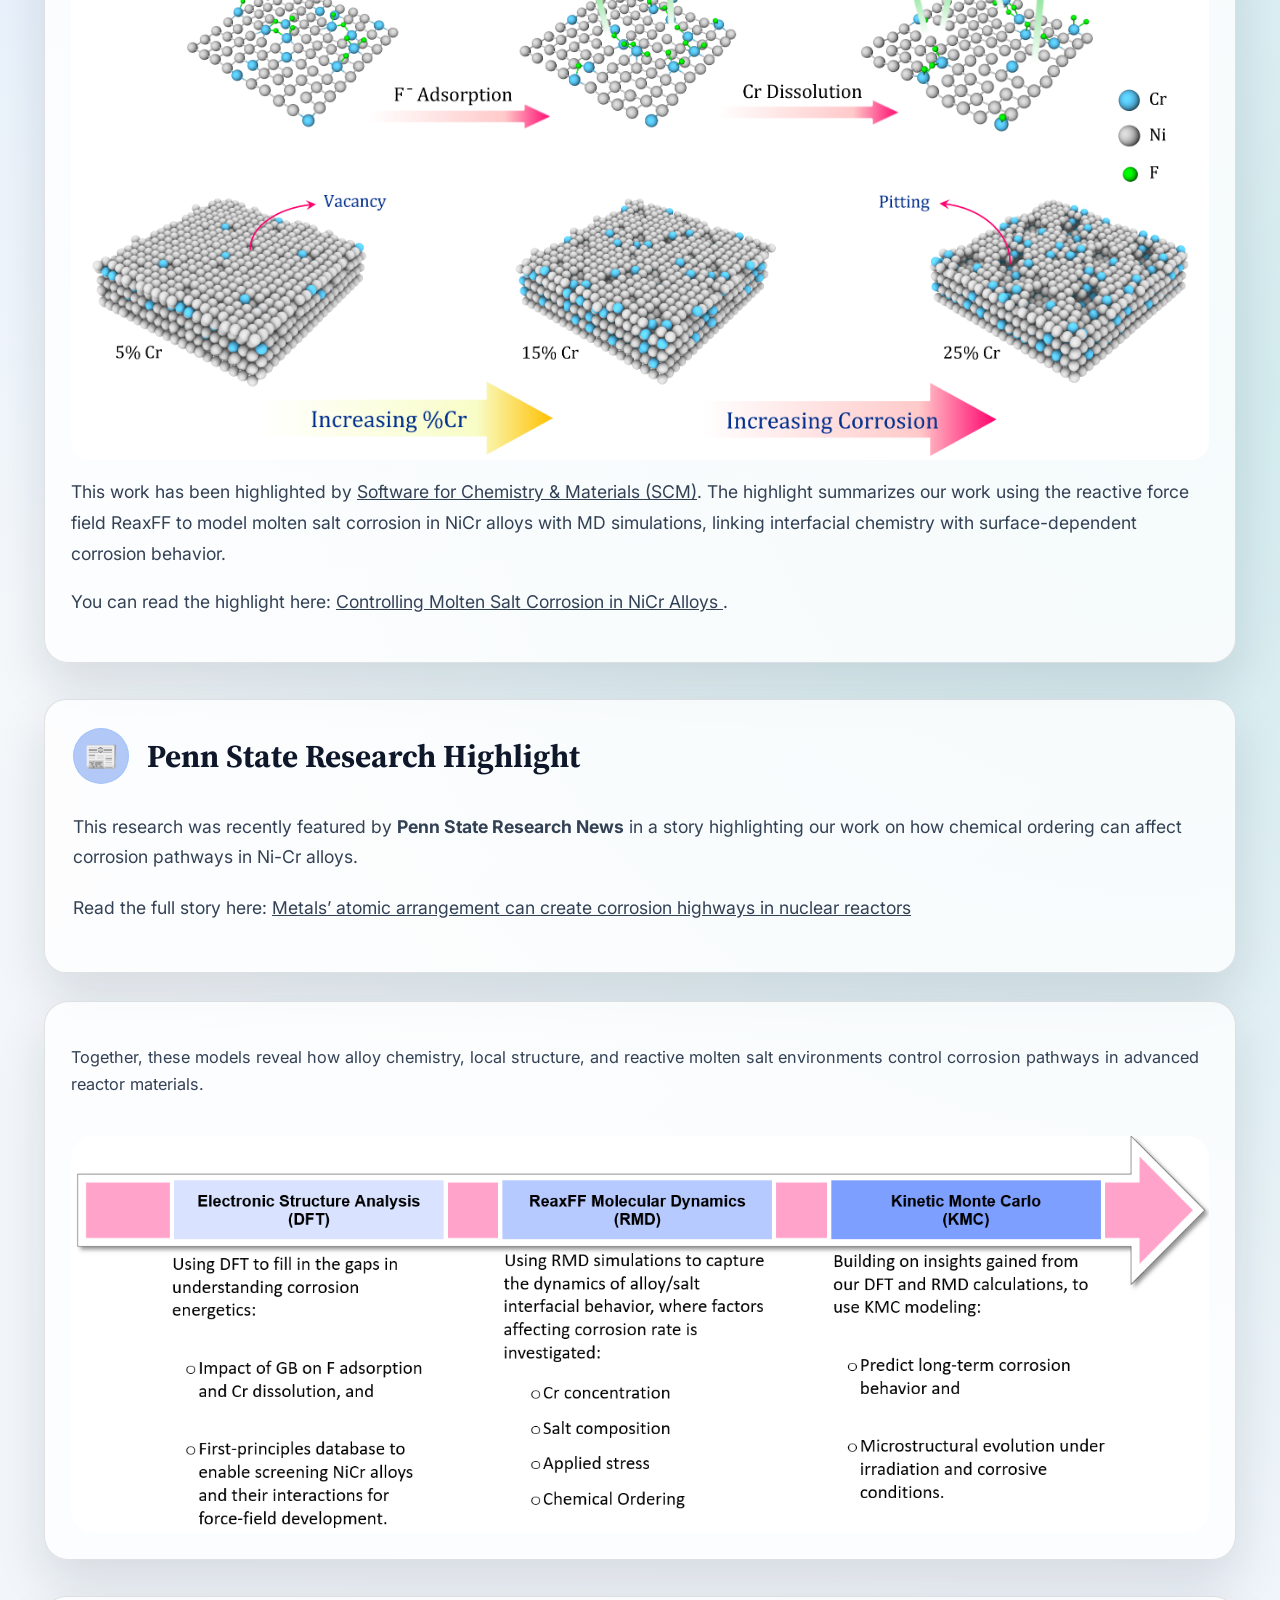
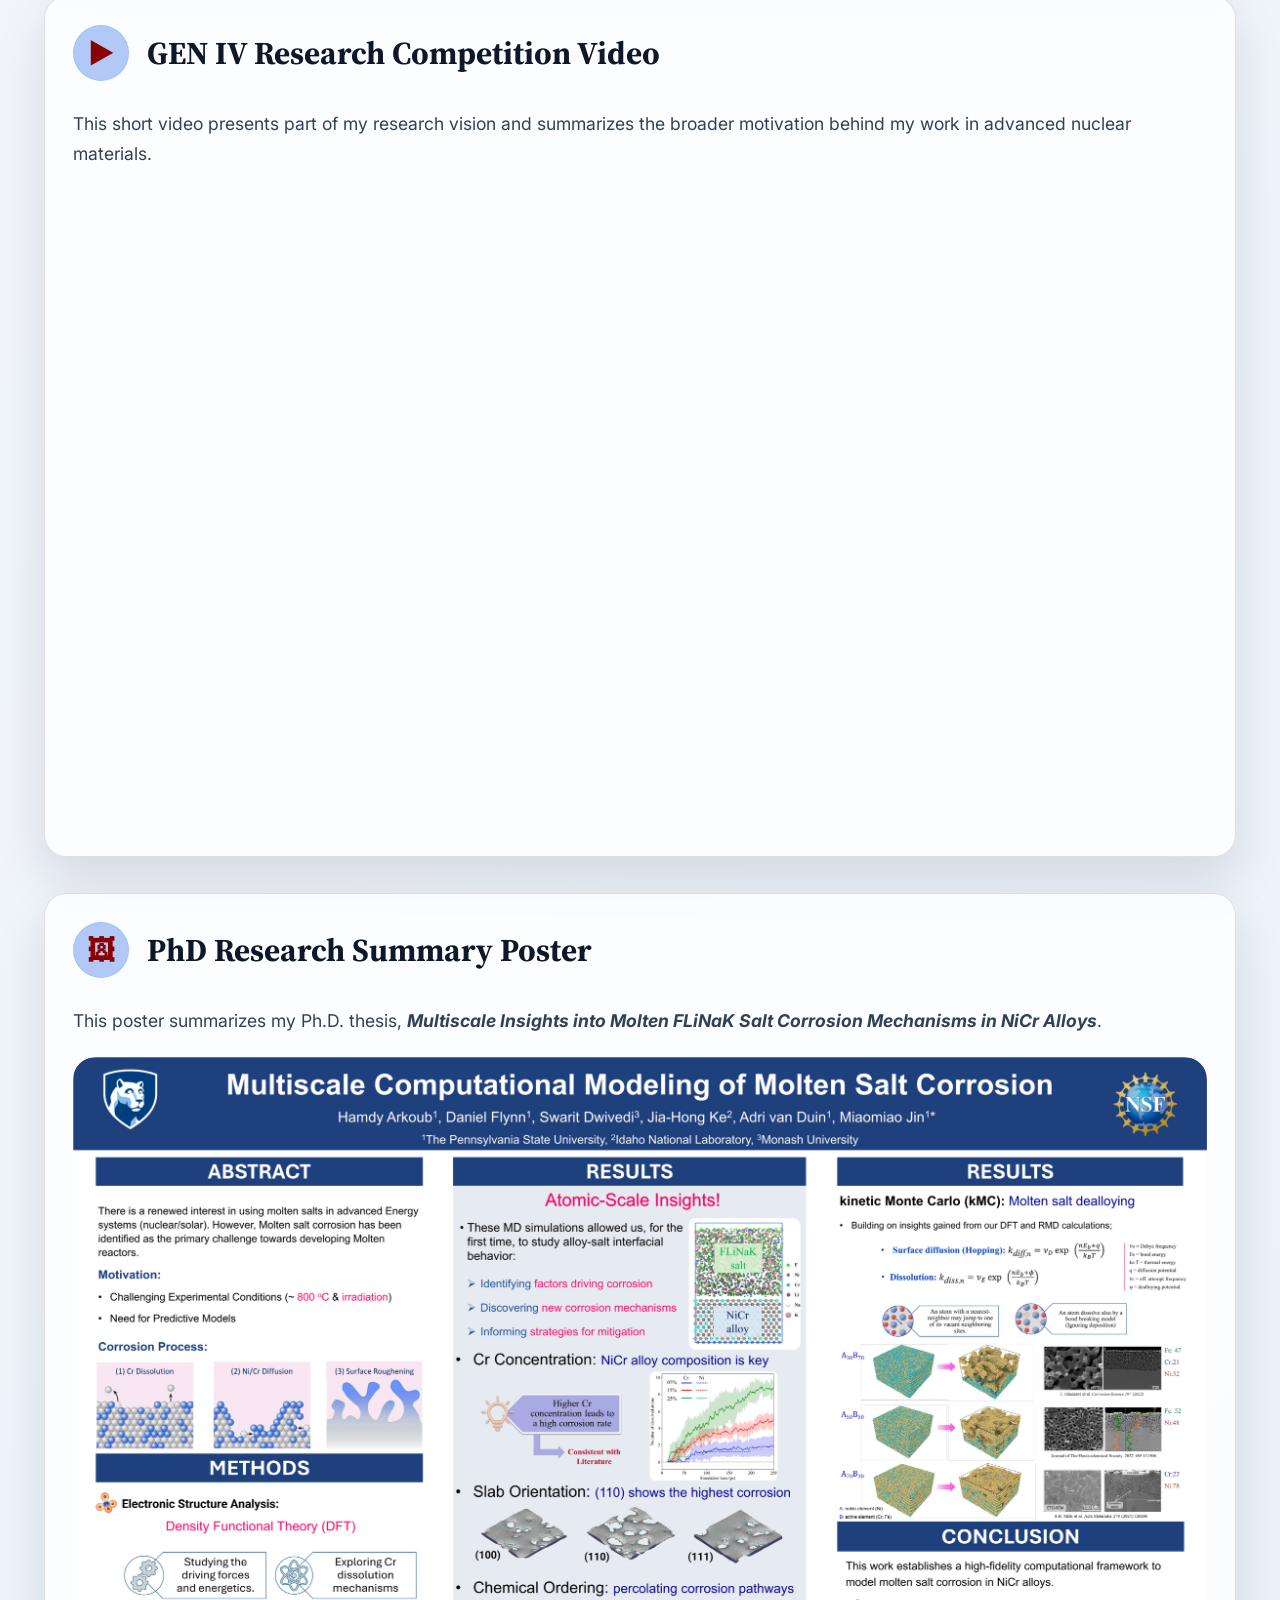
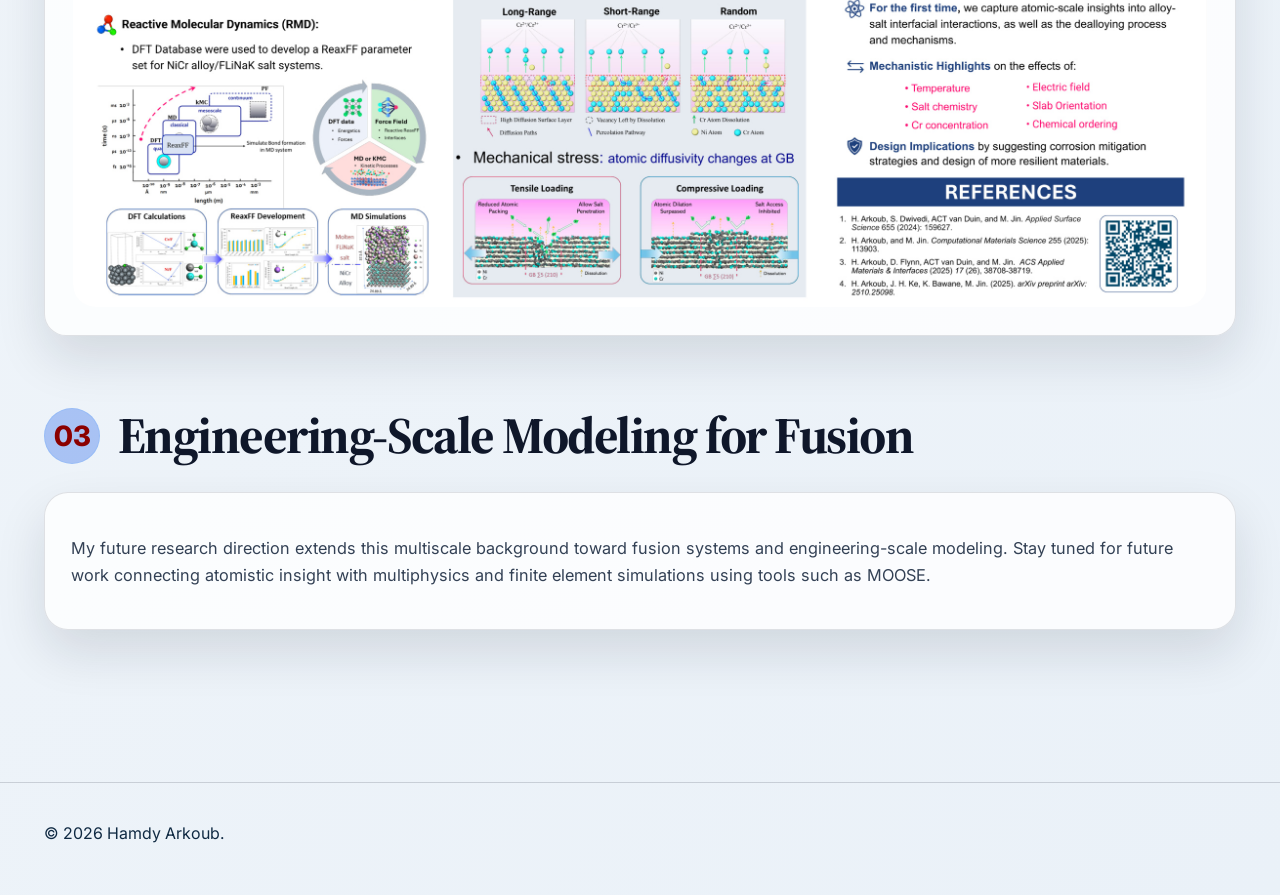
<file: research.html>
<!DOCTYPE html>
<html lang="en">
<head>
  <meta charset="UTF-8" />
  <meta name="viewport" content="width=device-width, initial-scale=1.0" />

  <title>Research Projects | Hamdy Arkoub</title>
  <meta name="description" content="Research projects of Hamdy Arkoub in multiscale computational materials modeling, molten salt corrosion, reactive interfaces, and future fusion systems modeling." />

  <link rel="icon" href="assets/favicon.ico" sizes="any">
  <link rel="icon" type="image/png" sizes="32x32" href="assets/favicon-32x32.png">
  <link rel="icon" type="image/png" sizes="16x16" href="assets/favicon-16x16.png">
  <link rel="apple-touch-icon" href="assets/apple-touch-icon.png">

  <link rel="stylesheet" href="assets/style.css" />

  <link rel="preconnect" href="https://fonts.googleapis.com">
  <link rel="preconnect" href="https://fonts.gstatic.com" crossorigin>
  <link href="https://fonts.googleapis.com/css2?family=Inter:wght@400;500;600;700;800&family=Source+Serif+4:wght@600;700;800&display=swap" rel="stylesheet">
  <style>
    body {
      background:
        radial-gradient(circle at 16% 12%, rgba(85, 167, 255, 0.20), transparent 30%),
        radial-gradient(circle at 90% 35%, rgba(14, 165, 164, 0.14), transparent 30%),
        linear-gradient(135deg, #f8fafc, #eaf1f8);
      color: #0f172a;
    }

    .site-header {
      background: linear-gradient(135deg, #071225, #0b1b32);
      border-bottom: 1px solid rgba(255, 255, 255, 0.12);
      backdrop-filter: none;
    }
    
    .nav-links a {
      color: #b6c2d4;
    }

    .nav-links a:hover {
      color: #ffffff;
    }

    .section-heading h2,
    .research-text h3,
    .small-heading h3 {
      color: #0f172a;
    }

    .research-text p,
    .section p,
    .image-caption {
      color: #334155;
    }

    .research-feature,
    .video-section {
      background: rgba(255, 255, 255, 0.78);
      border: 1px solid rgba(15, 23, 42, 0.12);
      box-shadow: 0 22px 50px rgba(15, 23, 42, 0.12);
    }

    .research-image {
      background: rgba(255, 255, 255, 0.96);
      border: 1px solid rgba(15, 23, 42, 0.10);
    }
   </style> 
</head>

<body>
  <header class="site-header">
    <nav class="nav">
      <a class="logo image-logo" href="index.html" aria-label="Hamdy Arkoub homepage">
        <img src="assets/nav-icon.png" alt="Hamdy Arkoub logo">
      </a>

      <button class="menu-toggle" aria-label="Open navigation">☰</button>

      <div class="nav-links">
        <a href="index.html#about">About</a>
        <a href="research.html">Research Projects</a>
        <a href="outputs.html">Research Outputs</a>
        <a href="history.html">History of Egypt</a>
        <a href="gallery.html">Gallery</a>
        <a href="contact.html">Contact</a>
      </div>
    </nav>
  </header>

  <main class="research-only-layout">

    <section class="content-panel">
      <section class="section intro-section">
        <div class="section-heading">
          <span class="icon">𓏞</span>
          <h2>Research Projects</h2>
        </div>
      </section>
      <section class="section">
        <div class="section-heading">
          <span class="icon">01</span>
          <h2>Multiscale Modeling for the Extreme</h2>
        </div>
      
        <div class="research-feature research-vertical">
          <div class="research-text">
            <p>
              A central goal of my research is to build computational frameworks that connect atomic-scale chemistry with mesoscale and engineering-scale behavior in extreme environments. In nuclear systems, materials are exposed to high temperature, complex chemistry, irradiation, and evolving interfaces, making their behavior difficult to capture using a single modeling method.
            </p>
      
            <p>
              Reactive force fields, such as ReaxFF and emerging reactive machine-learning interatomic potentials, are essential because they bridge first-principles accuracy and large-scale atomistic simulation. These approaches enable molecular dynamics simulations of chemically reactive systems, allowing us to study kinetics, identify driving factors, and discover atomistic mechanisms that control long-term performance.
            </p>
          </div>
      
          <div class="research-image wide-image">
            <img src="assets/research-multi.png" alt="Multiscale modeling framework for extreme environments">         
          </div>
        </div>
      </section>
      
      <section class="section">
        <div class="section-heading">
          <span class="icon">02</span>
          <h2>Molten Salt Corrosion of Ni-Based Alloys</h2>
        </div>
      
        <div class="research-feature research-vertical">
          <div class="research-text">
            <p>
              My Ph.D. research focused on molten salt corrosion in Ni-based structural alloys through a multiscale workflow that links DFT, reactive force-field development, reactive molecular dynamics, and kinetic Monte Carlo modeling. This framework connects fundamental energetics to dynamic interfacial behavior and longer-time corrosion evolution.
            </p>
      
            <p>
              At the atomic scale, corrosion begins with adsorption of F<sup>−</sup> ions onto the alloy surface, especially near Cr atoms. Strong F–Cr bonding weakens local Ni–Cr bonding and promotes selective Cr dissolution into the molten salt, driving vacancy formation, surface evolution, and early corrosion damage.
            </p>
          </div>
      
          <div class="research-image wide-image">
            <img src="assets/research-moltensalt.png" alt="Molten salt corrosion process of Ni-based alloys">
            <div class="research-note">
              <p>
                This work has been highlighted by
                <a href="https://www.scm.com/" target="_blank" rel="noopener">Software for Chemistry &amp; Materials (SCM)</a>.
                The highlight summarizes our work using the reactive force field ReaxFF to model molten salt corrosion in NiCr alloys with MD simulations, linking interfacial chemistry with surface-dependent corrosion behavior.
              </p>
              <p>
                You can read the highlight here:
                <a href="https://www.scm.com/highlights/controlling-molten-salt-corrosion-in-nicr-alloys-from-interfacial-chemistry-to-facet-dependent-attack/"
                   target="_blank" rel="noopener">
                Controlling Molten Salt Corrosion in NiCr Alloys
                </a>.
              </p>
            </div> 
          </div>
        </div>

        <div class="video-section">
          <div class="section-heading small-heading">
            <span class="icon">📰</span>
            <h3>Penn State Research Highlight</h3>
          </div>

          <p>
            This research was recently featured by <strong>Penn State Research News</strong> in a story highlighting our work on how chemical ordering can affect corrosion pathways in Ni-Cr alloys.
          </p>

          <p>
            Read the full story here:
            <a href="https://www.psu.edu/news/research/story/metals-atomic-arrangement-can-create-corrosion-highways-nuclear-reactors"
               target="_blank" rel="noopener">
              Metals’ atomic arrangement can create corrosion highways in nuclear reactors
            </a>
          </p>
        </div>
        
        <div class="research-feature research-vertical">
          <div class="research-text">
            <p>
              Together, these models reveal how alloy chemistry, local structure, and reactive molten salt environments control corrosion pathways in advanced reactor materials.
            </p>
          </div>
      
          <div class="research-image wide-image">
            <img src="assets/research-summary.png" alt="Summary of DFT, ReaxFF, reactive molecular dynamics, and kinetic Monte Carlo workflow">
          </div>
        </div>
      
        <div class="video-section">
          <div class="section-heading small-heading">
            <span class="icon">▶</span>
            <h3>GEN IV Research Competition Video</h3>
          </div>
      
          <p>
            This short video presents part of my research vision and summarizes the broader motivation behind my work in advanced nuclear materials.
          </p>
      
          <div class="video-embed">
            <iframe
              src="https://www.youtube.com/embed/HOIq8fmBZAU"
              title="GEN IV Research Competition Video"
              frameborder="0"
              allow="accelerometer; autoplay; clipboard-write; encrypted-media; gyroscope; picture-in-picture; web-share"
              allowfullscreen>
            </iframe>
          </div>
        </div>
        
        <div class="video-section">
          <div class="section-heading small-heading">
            <span class="icon">🖼</span>
            <h3>PhD Research Summary Poster</h3>
          </div>
      
          <p>
              This poster summarizes my Ph.D. thesis, <strong><em>Multiscale Insights into Molten FLiNaK Salt Corrosion Mechanisms in NiCr Alloys</em></strong>.
          </p>

          <div class="research-image wide-image">
            <img src="assets/research-poster.jpg" alt="Multiscale modeling of molten salt corrosion">         
          </div>
        </div>
      </section>

      <section class="section">
        <div class="section-heading">
          <span class="icon">03</span>
          <h2>Engineering-Scale Modeling for Fusion</h2>
        </div>
      
        <div class="research-feature research-vertical">
          <div class="research-text">
            <p>
              My future research direction extends this multiscale background toward fusion systems and engineering-scale modeling. Stay tuned for future work connecting atomistic insight with multiphysics and finite element simulations using tools such as MOOSE.
            </p>
          </div>
        </div>
      </section>
    </section>
  </main>

  <footer class="footer">
    <p>© <span id="year"></span> Hamdy Arkoub.</p>
  </footer>

  <script src="assets/script.js"></script>
</body>
</html>
</file>
<file: assets/style.css>
:root {
  --bg: #071225;
  --bg-2: #0b1b32;
  --panel: rgba(18, 39, 67, 0.74);
  --panel-2: rgba(17, 54, 82, 0.7);
  --text: #f8fafc;
  --muted: #b6c2d4;
  --soft: #dbe7f7;
  --accent: #8B0000;
  --accent-2: #0ea5a4;
  --line: rgba(255, 255, 255, 0.12);
  --shadow: 0 24px 70px rgba(0, 0, 0, 0.35);
}

* { box-sizing: border-box; }
html { scroll-behavior: smooth; }
body {
  margin: 0;
  font-family: Inter, system-ui, -apple-system, BlinkMacSystemFont, "Segoe UI", sans-serif;
  background:
    radial-gradient(circle at 16% 12%, rgba(29, 78, 216, 0.28), transparent 28%),
    radial-gradient(circle at 90% 35%, rgba(14, 165, 164, 0.18), transparent 28%),
    linear-gradient(135deg, var(--bg), var(--bg-2));
  color: var(--text);
}

a { color: inherit; }

.site-header {
  position: sticky;
  top: 0;
  z-index: 20;
  background: rgba(7, 18, 37, 0.82);
  backdrop-filter: blur(18px);
  border-bottom: 1px solid var(--line);
}

.nav {
  max-width: 1520px;
  margin: 0 auto;
  padding: 16px 28px;
  display: flex;
  align-items: center;
  justify-content: space-between;
}

.logo {
  width: 45px;
  height: 45px;
  display: inline-flex;
  align-items: center;
  justify-content: center;
  border-radius: 50%;
  overflow: hidden;
  background: transparent;
  border: 1px solid rgba(255, 255, 255, 0.18);
  box-shadow: 0 0 22px rgba(73, 163, 255, 0.22);
}

.logo img {
  width: 100%;
  height: 100%;
  object-fit: cover;
  display: block;
}

.nav-links {
  display: flex;
  gap: 22px;
  align-items: center;
}

.nav-links a {
  color: var(--muted);
  text-decoration: none;
  font-weight: 700;
  font-size: 0.95rem;
}

.nav-links a:hover { color: var(--text); }
.menu-toggle { display: none; }

.layout {
  max-width: 1520px;
  margin: 0 auto;
  display: grid;
  grid-template-columns: 390px 1fr;
  min-height: calc(100vh - 77px);
}

.profile-panel {
  padding: 44px 28px 34px;
  min-height: calc(100vh - 77px);
  position: sticky;
  top: 77px;
  align-self: start;
  text-align: center;
  background: linear-gradient(180deg, rgba(30, 64, 121, 0.38), rgba(11, 27, 50, 0.16));
  border-right: 1px solid var(--line);
}

.profile-photo-wrap {
  width: 250px;
  height: 250px;
  border-radius: 999px;
  margin: 0 auto 30px;
  padding: 3px;
  background: #fff;
  box-shadow: var(--shadow);
}

.profile-photo,
.photo-fallback {
  width: 100%;
  height: 100%;
  border-radius: 999px;
  object-fit: cover;
  background: linear-gradient(135deg, #0b4a6f, #163c7a);
}

.photo-fallback {
  display: none;
  place-items: center;
  font-size: 4.8rem;
  font-weight: 800;
  color: white;
}

.profile-panel h1 {
  margin: 0;
  font-family: "Source Serif 4", Georgia, serif;
  font-size: clamp(3.2rem, 6vw, 4.6rem);
  line-height: 0.95;
  letter-spacing: -0.045em;
}

.pronouns {
  margin: 26px 0 10px;
  color: var(--muted);
  font-size: 1.05rem;
  font-weight: 700;
}

.profile-panel h2 {
  color: var(--accent);
  margin: 0;
  font-size: 1.5rem;
}

.affiliation {
  color: var(--soft);
  margin: 22px 0 30px;
  font-size: 1.05rem;
}

.social-links {
  display: flex;
  flex-wrap: wrap;
  justify-content: center;
  gap: 14px;
}

.social-links a {
  width: 48px;
  height: 48px;
  display: inline-grid;
  place-items: center;
  border-radius: 999px;
  background: rgba(255, 255, 255, 0.08);
  border: 1px solid var(--line);
  color: var(--soft);
  text-decoration: none;
  font-weight: 800;
}

.social-links a:hover {
  background: rgba(85, 167, 255, 0.2);
  color: white;
}

.content-panel {
  padding: 42px 44px 60px;
}

.section {
  margin-bottom: 72px;
  scroll-margin-top: 100px;
}

.section-heading {
  display: flex;
  align-items: center;
  gap: 18px;
  margin-bottom: 28px;
}

.icon {
  width: 56px;
  height: 56px;
  border-radius: 999px;
  display: inline-grid;
  place-items: center;
  background: rgba(37, 99, 235, 0.34);
  color: var(--accent);
  border: 1px solid rgba(85, 167, 255, 0.2);
  font-weight: 800;
  font-size: 28px;
  line-height: 1;
}

.eye-icon {
  font-size: 36px;
}

.section h2 {
  margin: 0;
  font-family: "Source Serif 4", Georgia, serif;
  font-size: clamp(2rem, 4vw, 3.2rem);
  line-height: 1.05;
  letter-spacing: -0.03em;
}

.section p {
  color: var(--soft);
  font-size: 1.1rem;
  line-height: 1.75;
  max-width: 900px;
}

.lead {
  font-size: 1.28rem !important;
  color: #ffffff !important;
  font-weight: 700;
}

.action-row {
  display: flex;
  gap: 18px;
  flex-wrap: wrap;
  margin-top: 34px;
}

.button {
  display: inline-flex;
  align-items: center;
  justify-content: center;
  min-height: 56px;
  padding: 0 30px;
  border-radius: 16px;
  text-decoration: none;
  font-weight: 800;
  font-size: 1.05rem;
}

.button.primary {
  background: linear-gradient(135deg, #1462ff, var(--accent-2));
  color: white;
  box-shadow: 0 20px 45px rgba(20, 98, 255, 0.25);
}

.button.secondary {
  border: 1px solid rgba(255, 255, 255, 0.2);
  color: var(--text);
  background: rgba(255, 255, 255, 0.06);
}

.timeline {
  display: grid;
  grid-template-columns: repeat(3, minmax(0, 1fr));
  gap: 22px;
}

.timeline article,
.card,
.publication,
.essay-list article {
  background: linear-gradient(145deg, var(--panel), var(--panel-2));
  border: 1px solid var(--line);
  border-radius: 22px;
  padding: 28px;
  box-shadow: 0 16px 50px rgba(0, 0, 0, 0.16);
}

.timeline strong {
  color: var(--accent);
  font-size: 1.05rem;
}

.timeline p { margin-bottom: 0; font-size: 1rem; }

.card-grid {
  display: grid;
  grid-template-columns: repeat(2, minmax(0, 1fr));
  gap: 22px;
}

.card-grid.three {
  grid-template-columns: repeat(3, minmax(0, 1fr));
}

.card-icon {
  display: inline-grid;
  place-items: center;
  width: 54px;
  height: 54px;
  border-radius: 999px;
  border: 1px solid rgba(85, 167, 255, 0.28);
  color: var(--accent);
  margin-bottom: 18px;
  font-weight: 800;
}

.card h3,
.publication h3,
.essay-list h3 {
  margin: 0 0 12px;
  font-size: 1.3rem;
  line-height: 1.25;
}

.card p,
.publication p,
.essay-list p {
  margin: 0;
  font-size: 1rem;
}

.publication-list,
.essay-list {
  display: grid;
  gap: 18px;
}

.publication a {
  display: inline-flex;
  margin-top: 16px;
  color: var(--accent);
  font-weight: 800;
  text-decoration: none;
}

.contact-links {
  display: flex;
  flex-wrap: wrap;
  gap: 14px;
  margin-top: 24px;
}

.contact-links a {
  padding: 12px 18px;
  border-radius: 999px;
  background: rgba(255, 255, 255, 0.08);
  border: 1px solid var(--line);
  color: var(--soft);
  font-weight: 800;
  text-decoration: none;
}

.footer {
  max-width: 1320px;
  margin: 0 auto;
  padding: 24px 44px 36px;
  color: #102a43;
  border-top: 1px solid rgba(15, 23, 42, 0.16);
}

@media (max-width: 1050px) {
  .layout { grid-template-columns: 1fr; }
  .profile-panel {
    position: relative;
    top: 0;
    min-height: auto;
    border-right: 0;
    border-bottom: 1px solid var(--line);
  }
  .footer { padding-left: 44px; }
  .timeline, .card-grid, .card-grid.three { grid-template-columns: 1fr; }
}

@media (max-width: 720px) {
  .nav { padding: 14px 18px; }
  .menu-toggle {
    display: inline-flex;
    background: rgba(255,255,255,0.08);
    color: white;
    border: 1px solid var(--line);
    border-radius: 10px;
    padding: 8px 12px;
    font-size: 1.2rem;
  }
  .nav-links {
    position: absolute;
    top: 72px;
    left: 18px;
    right: 18px;
    display: none;
    flex-direction: column;
    align-items: flex-start;
    padding: 18px;
    border-radius: 18px;
    background: rgba(7, 18, 37, 0.98);
    border: 1px solid var(--line);
  }
  .nav-links.open { display: flex; }
  .content-panel { padding: 34px 20px 50px; }
  .profile-panel { padding: 34px 20px; }
  .profile-photo-wrap { width: 190px; height: 190px; }
  .footer { padding: 24px 20px 34px; }
}

.education-grid {
  display: grid;
  grid-template-columns: repeat(2, minmax(0, 1fr));
  gap: 22px;
  margin-top: 24px;
}

.education-card {
  position: relative;
  display: flex;
  align-items: center;
  gap: 20px;
  padding: 22px 26px;
  min-height: 145px;
  border-radius: 20px;
  background: linear-gradient(145deg, rgba(24, 49, 80, 0.92), rgba(13, 43, 69, 0.92));
  border: 1px solid rgba(104, 156, 205, 0.25);
  box-shadow: 0 12px 30px rgba(0, 0, 0, 0.14);
}

.school-logo {
  width: 82px;
  height: 82px;
  object-fit: contain;
  flex-shrink: 0;
  padding: 2px;
  border-radius: 50%;
  background: rgba(255, 255, 255, 0.08);
  border: 1px solid rgba(255, 255, 255, 0.18);
}

.education-content strong {
  display: block;
  color: #49a3ff;
  font-size: 1.02rem;
  margin-bottom: 9px;
  font-family: "Inter", sans-serif;
  font-weight: 800;
}

.education-content ul {
  margin: 0 0 10px 0;
  padding-left: 20px;
}

.education-content li {
  margin-bottom: 4px;
  line-height: 1.35;
  color: #ffffff;
  font-size: 0.98rem;
  font-family: "Inter", sans-serif;
  font-weight: 500;
}

.education-content p {
  margin: 0;
  color: #d8e7f5;
  font-size: 1rem;
  font-family: "Inter", sans-serif;
  font-weight: 700;
}

@media (max-width: 800px) {
  .education-grid {
    grid-template-columns: 1fr;
  }

  .education-card {
    align-items: flex-start;
    padding: 22px;
  }

  .school-logo {
    width: 74px;
    height: 74px;
  }
}

.gallery-grid {
  display: grid;
  grid-template-columns: 1fr;
  gap: 34px;
  margin-top: 30px;
}

.gallery-item {
  margin: 0;
  overflow: hidden;
  border-radius: 24px;
  background: linear-gradient(145deg, rgba(24, 49, 80, 0.92), rgba(13, 43, 69, 0.92));
  border: 1px solid rgba(104, 156, 205, 0.25);
  box-shadow: 0 16px 38px rgba(0, 0, 0, 0.18);
}

.gallery-item img {
  width: 100%;
  height: 480px;
  max-height: none;
  object-fit: contain;
  display: block;
  background: rgba(5, 18, 34, 0.7);
}

.gallery-item figcaption ul {
  margin: 0;
  padding-left: 10px;
}

.gallery-item figcaption li {
  margin-bottom: 2px;
  line-height: 1.0;
}

.gallery-item figcaption {
  position: relative;
  padding: 18px 24px;
  color: #ffffff;
  background: linear-gradient(90deg, rgba(8, 36, 82, 0.96), rgba(26, 94, 178, 0.88));
  border-top: 1px solid rgba(255, 255, 255, 0.18);
  backdrop-filter: blur(8px);
}

/* Research Outputs page refinements */

.output-subheading h2 {
  font-size: clamp(2rem, 4vw, 3rem);
}

.output-subheading .icon {
  width: 48px;
  height: 48px;
  font-size: 24px;
}

.publication {
  padding: 16px 20px;
  border-radius: 16px;
}

.publication h3 {
  font-size: 1.05rem;
  line-height: 1.35;
  margin-bottom: 8px;
}

.publication p {
  font-size: 0.95rem;
  line-height: 1.5;
  margin-bottom: 8px;
}

.publication a {
  display: inline-block;
  margin-top: 4px;
}

.output-number {
  color: var(--accent);
  font-weight: 800;
  margin-right: 6px;
}

/* Smaller headings for Research Outputs subsections */
#publications .section-heading h2,
#presentations .section-heading h2 {
  font-size: clamp(1.9rem, 3.3vw, 3rem);
  line-height: 1.05;
}

/* Publication graphical abstract slider */

.section-intro {
  color: #d8e7f5;
  font-size: 1.05rem;
  line-height: 1.6;
  margin: 0 0 24px 0;
}

.publication-slider {
  position: relative;
  display: grid;
  grid-template-columns: auto 1fr auto;
  align-items: center;
  gap: 14px;
  margin-top: 20px;
}

.slider-window {
  overflow: hidden;
  border-radius: 24px;
  border: 1px solid rgba(104, 156, 205, 0.28);
  background: rgba(9, 28, 49, 0.72);
  box-shadow: 0 18px 45px rgba(0, 0, 0, 0.22);
}

.slider-track {
  display: flex;
  transition: transform 0.55s ease;
}

.slide {
  min-width: 100%;
  text-decoration: none;
  color: inherit;
  display: block;
  position: relative;
}

.slide img {
  width: 100%;
  height: 520px;
  object-fit: contain;
  display: block;
  background: #ffffff;
}

.slide-caption {
  padding: 18px 22px;
  background: linear-gradient(145deg, rgba(24, 49, 80, 0.96), rgba(13, 43, 69, 0.96));
  border-top: 1px solid rgba(104, 156, 205, 0.25);
}

.slide-caption strong {
  display: block;
  color: #49a3ff;
  font-size: 1rem;
  margin-bottom: 6px;
  font-family: "Inter", sans-serif;
}

.slide-caption span {
  display: block;
  color: #ffffff;
  font-size: 1.05rem;
  line-height: 1.45;
  font-family: "Inter", sans-serif;
  font-weight: 600;
}

.slider-btn {
  width: 46px;
  height: 46px;
  border-radius: 999px;
  border: 1px solid rgba(104, 156, 205, 0.35);
  background: rgba(37, 99, 235, 0.28);
  color: #8B0000;
  font-size: 1.5rem;
  line-height: 1;
  cursor: pointer;
  display: inline-grid;
  place-items: center;
}

.slider-btn:hover {
  background: rgba(73, 163, 255, 0.35);
}

.slider-dots {
  display: flex;
  justify-content: center;
  gap: 10px;
  margin-top: 18px;
}

.slider-dots button {
  width: 12px;
  height: 12px;
  border-radius: 999px;
  border: none;
  background: #b3bfc9;
  cursor: pointer;
}

.slider-dots button.active {
  background: #49a3ff;
}

@media (max-width: 900px) {
  .publication-slider {
    grid-template-columns: 1fr;
  }

  .slider-btn {
    display: none;
  }

  .slide img {
    height: auto;
    max-height: 520px;
  }
}

/* Research vision and themes */

.research-feature {
  display: grid;
  grid-template-columns: 1.05fr 0.95fr;
  gap: 28px;
  align-items: center;
  margin-top: 28px;
  padding: 26px;
  border-radius: 24px;
  background: linear-gradient(145deg, rgba(24, 49, 80, 0.92), rgba(13, 43, 69, 0.92));
  border: 1px solid rgba(104, 156, 205, 0.25);
  box-shadow: 0 14px 36px rgba(0, 0, 0, 0.15);
}

.research-feature.reverse {
  grid-template-columns: 1fr 1fr;
}

.research-text h3 {
  margin: 18px 0 14px;
  color: #ffffff;
  font-family: "Inter", sans-serif;
  font-size: 1.45rem;
  line-height: 1.25;
  font-weight: 800;
}

.research-text p {
  color: #d8e7f5;
  font-size: 1.02rem;
  line-height: 1.65;
  margin-bottom: 14px;
}

.research-image {
  display: grid;
  place-items: center;
  overflow: hidden;
  border-radius: 18px;
  background: rgba(255, 255, 255, 0.96);
  border: 1px solid rgba(104, 156, 205, 0.22);
}

.research-image img {
  width: 100%;
  height: auto;
  max-height: 390px;
  object-fit: contain;
  display: block;
}

@media (max-width: 950px) {
  .research-feature,
  .research-feature.reverse {
    grid-template-columns: 1fr;
  }

  .research-image img {
    max-height: none;
  }
}

/* History overview section */

.history-feature {
  display: grid;
  grid-template-columns: 0.95fr 1.05fr;
  gap: 28px;
  align-items: center;
  margin-top: 28px;
  padding: 26px;
  border-radius: 24px;
  background: linear-gradient(145deg, rgba(24, 49, 80, 0.92), rgba(13, 43, 69, 0.92));
  border: 1px solid rgba(104, 156, 205, 0.25);
  box-shadow: 0 14px 36px rgba(0, 0, 0, 0.15);
}

.history-text p {
  color: #d8e7f5;
  font-size: 1.02rem;
  line-height: 1.65;
  margin-bottom: 14px;
}

.history-text .lead {
  color: #ffffff;
  font-size: 1.15rem;
  line-height: 1.6;
  font-weight: 700;
}

.history-image {
  display: grid;
  place-items: center;
  overflow: hidden;
  border-radius: 18px;
  background: #000000;
  border: 1px solid rgba(104, 156, 205, 0.22);
  padding: 14px;
}

.history-image img {
  width: 100%;
  height: auto;
  max-height: 360px;
  object-fit: contain;
  display: block;
}

@media (max-width: 950px) {
  .history-feature {
    grid-template-columns: 1fr;
  }

  .history-image img {
    max-height: none;
  }
}


.history-feature.history-vertical {
  display: grid;
  grid-template-columns: 1fr;
  gap: 24px;
}

.history-feature.history-vertical .history-image {
  width: 100%;
  display: grid;
  place-items: center;
  overflow: hidden;
  border-radius: 24px;
  background: transparent;
  border: none;
  padding: 0;
}

.history-feature.history-vertical .history-image img {
  width: 100%;
  height: auto;
  max-height: 420px;
  object-fit: contain;
  display: block;
  border-radius: 24px;
  box-shadow: 0 14px 35px rgba(0, 0, 0, 0.16);
}

.history-feature.history-vertical .history-text {
  max-width: 100%;
}

.research-title-row {
  display: flex;
  align-items: center;
  gap: 18px;
  margin-bottom: 18px;
}

.research-title-row .card-icon {
  margin-bottom: 0;
  flex-shrink: 0;
}

.research-title-row h3 {
  margin: 0;
}

.small-heading h3 {
  margin: 0;
  font-family: "Source Serif 4", serif;
  font-size: 2rem;
  font-weight: 700;
  color: #f4f7fb;
}

.video-section {
  margin-top: 36px;
  padding: 28px;
  border-radius: 22px;
  background: linear-gradient(145deg, rgba(24, 49, 80, 0.95), rgba(13, 43, 69, 0.95));
  border: 1px solid rgba(104, 156, 205, 0.25);
  box-shadow: 0 18px 45px rgba(0, 0, 0, 0.18);
}

.video-section p {
  margin-top: 14px;
  margin-bottom: 20px;
}

.video-embed {
  position: relative;
  width: 100%;
  padding-bottom: 56.25%;
  height: 0;
  overflow: hidden;
  border-radius: 18px;
}

.video-embed iframe {
  position: absolute;
  top: 0;
  left: 0;
  width: 100%;
  height: 100%;
  border: 0;
  border-radius: 18px;
}

.research-feature.research-vertical {
  display: grid;
  grid-template-columns: 1fr;
  gap: 24px;
}

.research-feature.research-vertical .research-text {
  max-width: 100%;
}

.research-feature.research-vertical .research-image {
  width: 100%;
}

.research-image.wide-image {
  background: transparent;
  border: none;
  padding: 0;
  border-radius: 22px;
  overflow: hidden;
}

.research-image.wide-image img {
  width: 100%;
  height: auto;
  max-height: none;
  object-fit: contain;
  display: block;
  border-radius: 22px;
}

.history-points {
  margin: 18px 0 0 0;
  padding-left: 22px;
}

.history-points li {
  margin-bottom: 16px;
  line-height: 1.65;
  color: #e8f1fb;
}

.image-caption {
  margin-top: 12px;
  font-size: 0.96rem;
  line-height: 1.6;
  color: #d8e7f5;
}

.research-feature.research-vertical {
  display: grid;
  grid-template-columns: 1fr;
  gap: 24px;
}

.research-feature.research-vertical .research-image {
  width: 100%;
}

.research-feature.research-vertical .research-image img {
  width: 100%;
  max-height: 620px;
  object-fit: contain;
  border-radius: 18px;
}

.research-feature.research-vertical .research-text {
  max-width: 100%;
}

.history-photo-block {
  margin: 0;
  width: 100%;
}

.history-photo-block img {
  width: 100%;
  height: auto;
  display: block;
  border-radius: 20px;
  object-fit: contain;
  box-shadow: 0 14px 35px rgba(0, 0, 0, 0.18);
}

.history-photo-block figcaption {
  margin-top: 12px;
  color: #d8e7f5;
  font-size: 0.95rem;
  line-height: 1.55;
  font-family: "Inter", sans-serif;
}

.outputs-only-layout,
.history-only-layout,
.research-only-layout {
  max-width: 1320px;
  margin: 0 auto;
  padding: 72px 44px 80px;
  min-height: calc(100vh - 77px);
}

.outputs-only-layout .content-panel,
.history-only-layout .content-panel,
.research-only-layout .content-panel {
  padding: 0;
}

.outputs-only-layout .section p,
.history-only-layout .section p,
.research-only-layout .section p {
  max-width: none;
  width: 100%;
}
</file>
